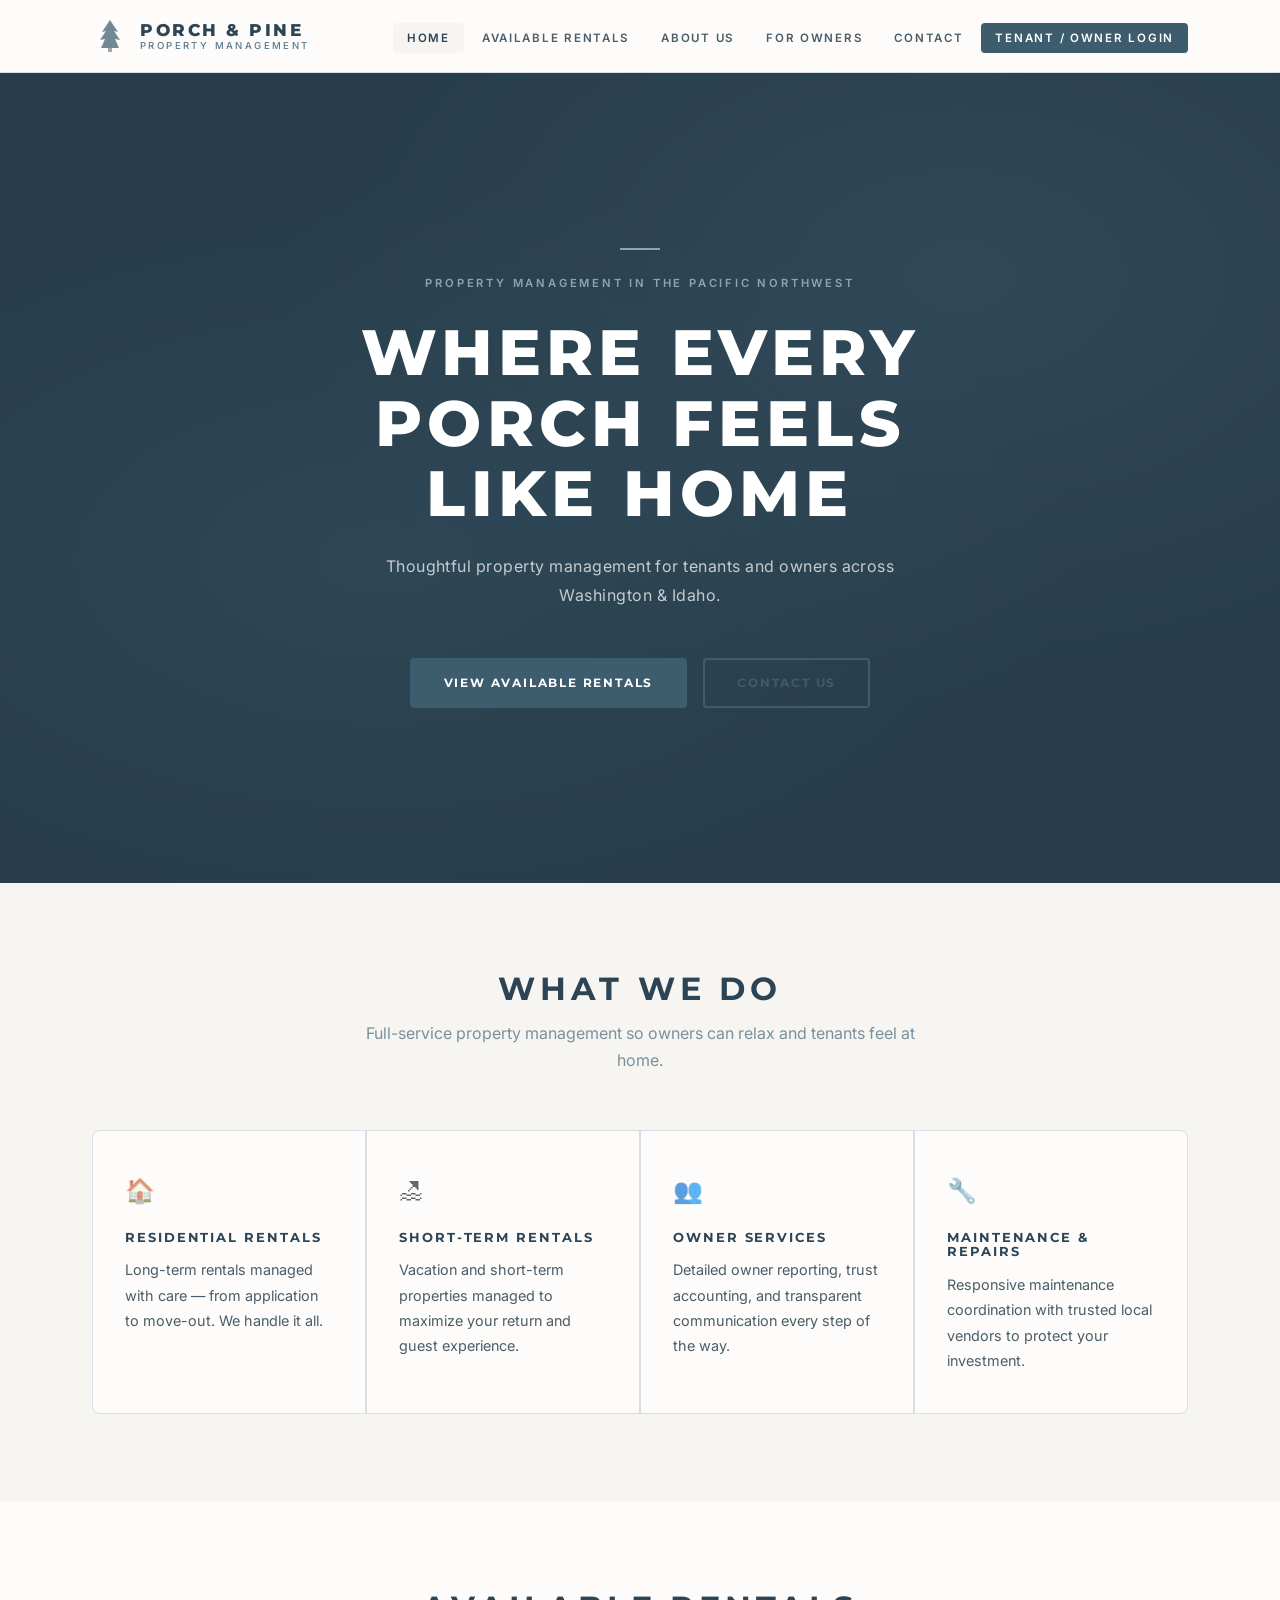
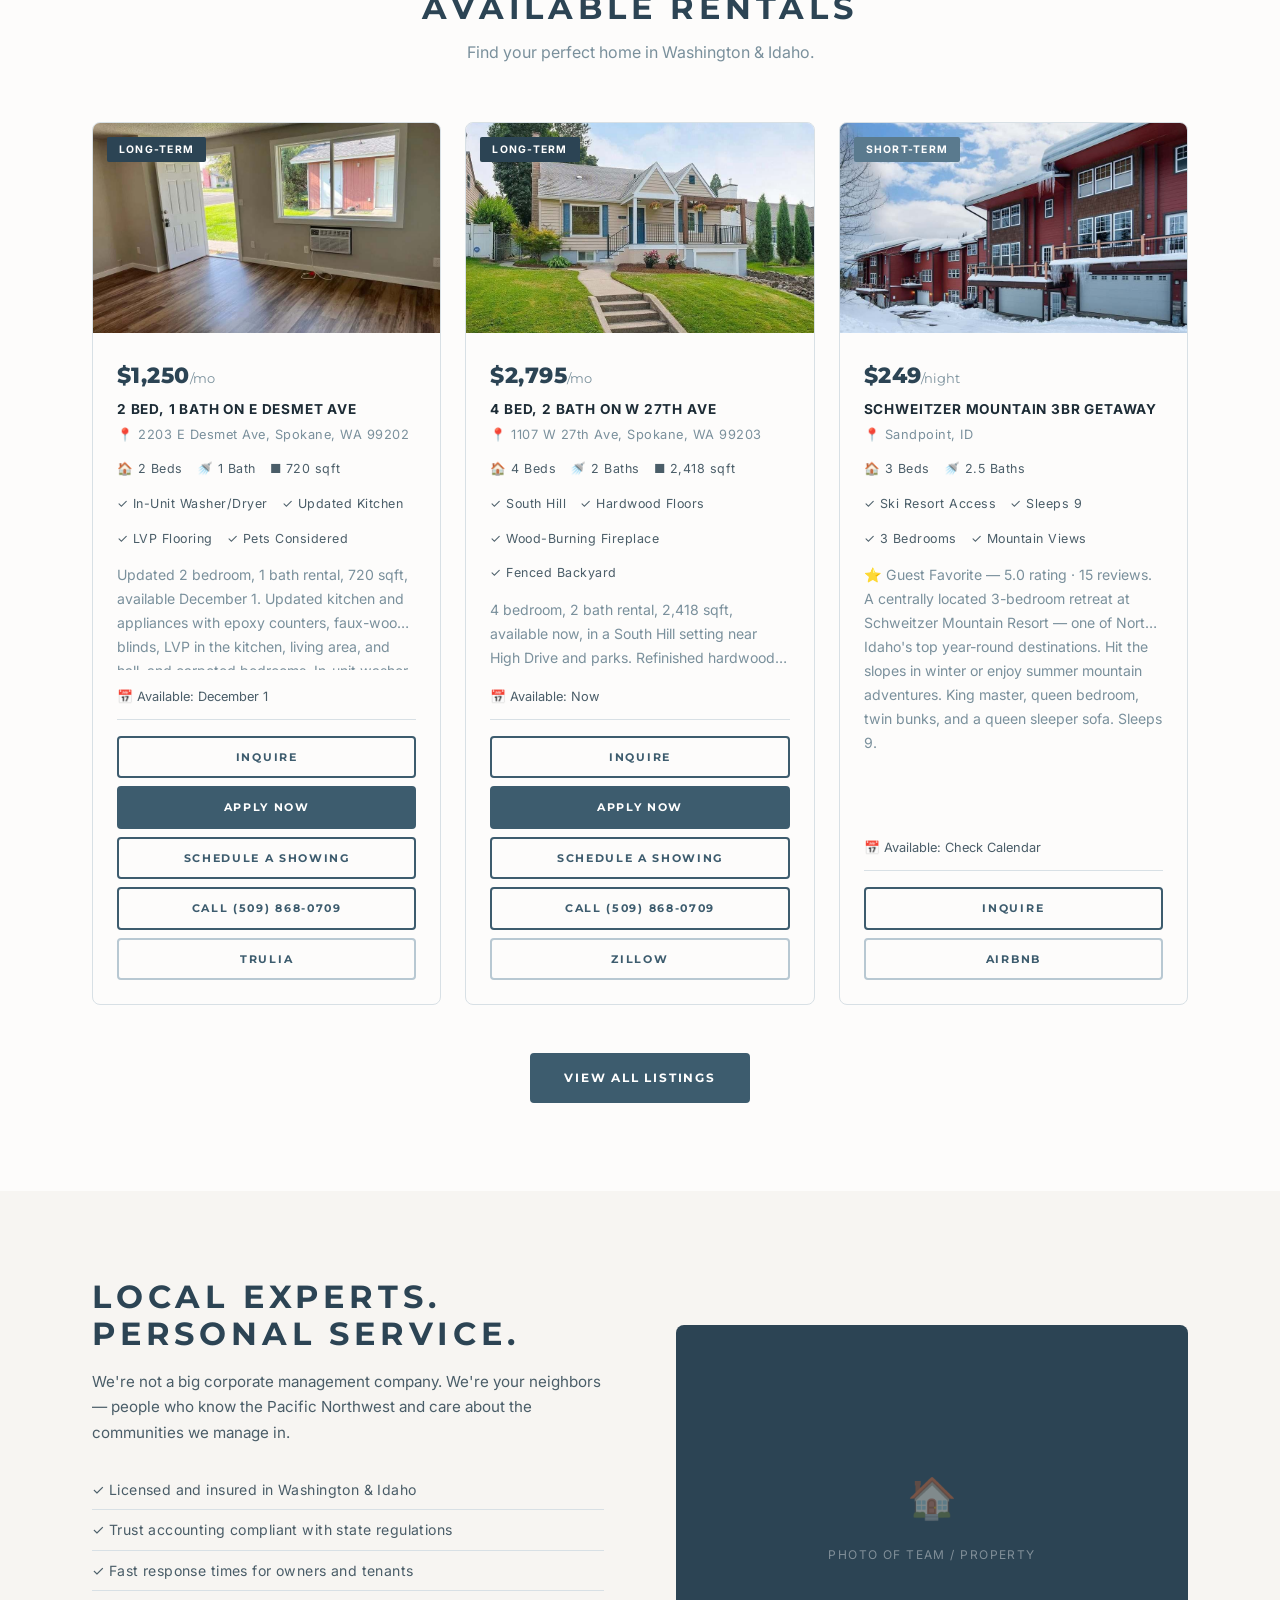
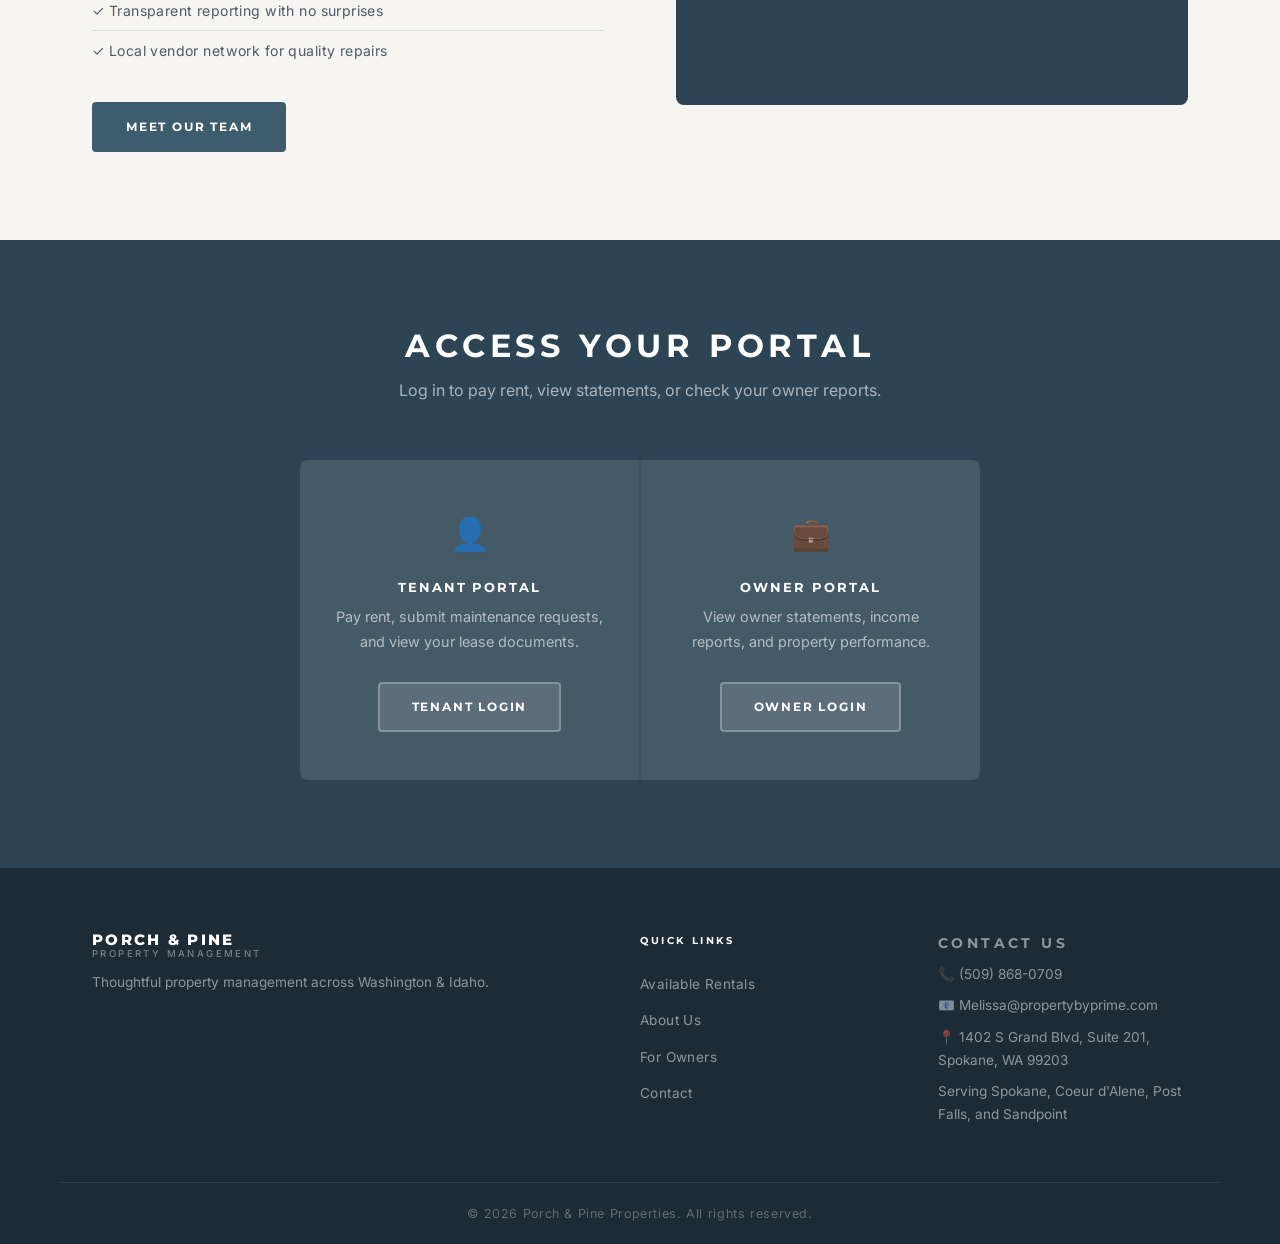
<file: index.html>
<!DOCTYPE html>
<html lang="en">
<head>
  <meta charset="UTF-8" />
  <meta name="viewport" content="width=device-width, initial-scale=1.0" />
  <title>Spokane Rental Homes | Porch &amp; Pine Property Management</title>
  <meta name="description" content="Porch &amp; Pine Property Management leases and manages rental homes in Spokane, Coeur d'Alene, Post Falls, and Sandpoint. View long-term rentals and short-term stays." />
  <link rel="canonical" href="https://porchpineproperties.com/" />
  <meta property="og:type" content="website" />
  <meta property="og:site_name" content="Porch &amp; Pine Property Management" />
  <meta property="og:title" content="Spokane Rental Homes | Porch &amp; Pine Property Management" />
  <meta property="og:description" content="Local property management for rental homes in Spokane, Coeur d'Alene, Post Falls, and Sandpoint." />
  <meta property="og:url" content="https://porchpineproperties.com/" />
  <meta property="og:image" content="https://porchpineproperties.com/images/og-cover.jpg" />
  <meta name="twitter:card" content="summary_large_image" />
  <meta name="twitter:title" content="Spokane Rental Homes | Porch &amp; Pine Property Management" />
  <meta name="twitter:description" content="Local property management for rental homes in Spokane, Coeur d'Alene, Post Falls, and Sandpoint." />
  <meta name="twitter:image" content="https://porchpineproperties.com/images/og-cover.jpg" />
  <link rel="stylesheet" href="css/style.css" />
  <link rel="preconnect" href="https://fonts.googleapis.com" />
  <link rel="preconnect" href="https://fonts.gstatic.com" crossorigin />
  <link href="https://fonts.googleapis.com/css2?family=Montserrat:wght@400;500;600;700;800&family=Barlow+Condensed:wght@600;700;800&family=Inter:wght@300;400;500;600&display=swap" rel="stylesheet" />
  <script type="application/ld+json">
  {
    "@context": "https://schema.org",
    "@type": ["PropertyManagementCompany", "LocalBusiness"],
    "name": "Porch & Pine Property Management",
    "telephone": "+1-509-868-0709",
    "email": "Melissa@propertybyprime.com",
    "url": "https://porchpineproperties.com",
    "image": "https://porchpineproperties.com/images/og-cover.jpg",
    "address": {
      "@type": "PostalAddress",
      "streetAddress": "1402 S Grand Blvd, Suite 201",
      "addressLocality": "Spokane",
      "addressRegion": "WA",
      "postalCode": "99203",
      "addressCountry": "US"
    },
    "areaServed": [
      {"@type": "City", "name": "Spokane"},
      {"@type": "City", "name": "Coeur d'Alene"},
      {"@type": "City", "name": "Post Falls"},
      {"@type": "City", "name": "Sandpoint"}
    ]
  }
  </script>
  <script>
    (function () {
      var now = new Date();
      var stamp = now.getFullYear() * 10000 + (now.getMonth() + 1) * 100 + now.getDate();
      var hide = stamp > 20261201;
      try { if (localStorage.getItem('ppPromoDismissed') === 'move-in-2026') hide = true; } catch (e) {}
      if (hide) document.documentElement.classList.add('promo-off');
    })();
  </script>
</head>
<body>
<div class="promo-banner" role="region" aria-label="Move-in special">
    <a href="listings.html">Move-in special: 2 weeks off your first month on select homes. Sign a qualifying lease by Nov 30 with a start date by Dec 1.</a>
    <button type="button" aria-label="Dismiss move-in special">&times;</button>
  </div>


  <!-- NAV -->
  <header class="site-header">
    <nav class="navbar">
      <a href="index.html" class="logo">
        <svg class="logo-pine" aria-hidden="true" viewBox="0 0 36 36" fill="none" xmlns="http://www.w3.org/2000/svg">
          <path d="M18 2 L26 14 L22 13 L28 22 L23 21 L27 30 L9 30 L13 21 L8 22 L14 13 L10 14 Z" fill="#3D5C6E" opacity="0.85"/>
          <rect x="16" y="30" width="4" height="4" fill="#3D5C6E" opacity="0.6"/>
        </svg>
        <div class="logo-text-wrap">
          <span class="logo-main">Porch &amp; Pine</span>
          <span class="logo-sub">Property Management</span>
        </div>
      </a>
      <button class="nav-toggle" aria-label="Toggle navigation">&#9776;</button>
      <ul class="nav-links">
        <li><a href="index.html" class="active">Home</a></li>
        <li><a href="listings.html">Available Rentals</a></li>
        <li><a href="about.html">About Us</a></li>
        <li><a href="owners.html">For Owners</a></li>
        <li><a href="contact.html">Contact</a></li>
        <li><a href="#portals" class="nav-portal-link">Tenant / Owner Login</a></li>
      </ul>
    </nav>
  </header>
<main>

  <!-- HERO -->
  <section class="hero">
    <div class="hero-overlay"></div>
    <div class="hero-content">
      <p class="hero-eyebrow">Property Management in the Pacific Northwest</p>
      <h1>Where Every Porch Feels Like Home</h1>
      <p class="hero-sub">Thoughtful property management for tenants and owners across Washington &amp; Idaho.</p>
      <div class="hero-buttons">
        <a href="listings.html" class="btn btn-primary">View Available Rentals</a>
        <a href="contact.html" class="btn btn-outline">Contact Us</a>
      </div>
    </div>
  </section>

  <!-- SERVICES -->
  <section class="section services">
    <div class="container">
      <h2 class="section-title">What We Do</h2>
      <p class="section-sub">Full-service property management so owners can relax and tenants feel at home.</p>
      <div class="services-grid">
        <div class="service-card">
          <div class="service-icon">&#127968;</div>
          <h3>Residential Rentals</h3>
          <p>Long-term rentals managed with care — from application to move-out. We handle it all.</p>
        </div>
        <div class="service-card">
          <div class="service-icon">&#127958;</div>
          <h3>Short-Term Rentals</h3>
          <p>Vacation and short-term properties managed to maximize your return and guest experience.</p>
        </div>
        <div class="service-card">
          <div class="service-icon">&#128101;</div>
          <h3>Owner Services</h3>
          <p>Detailed owner reporting, trust accounting, and transparent communication every step of the way.</p>
        </div>
        <div class="service-card">
          <div class="service-icon">&#128295;</div>
          <h3>Maintenance &amp; Repairs</h3>
          <p>Responsive maintenance coordination with trusted local vendors to protect your investment.</p>
        </div>
      </div>
    </div>
  </section>

  <!-- FEATURED LISTINGS PREVIEW -->
  <section class="section listings-preview">
    <div class="container">
      <h2 class="section-title">Available Rentals</h2>
      <p class="section-sub">Find your perfect home in Washington &amp; Idaho.</p>
      <div class="listings-preview-grid" id="featuredListings">
        <!-- Populated by JS -->
      </div>
      <div class="listings-actions">
        <a href="listings.html" class="btn btn-primary">View All Listings</a>
      </div>
    </div>
  </section>

  <!-- WHY CHOOSE US -->
  <section class="section why-us">
    <div class="container why-us-inner">
      <div class="why-us-text">
        <h2>Local Experts. Personal Service.</h2>
        <p>We're not a big corporate management company. We're your neighbors — people who know the Pacific Northwest and care about the communities we manage in.</p>
        <ul class="why-list">
          <li>&#10003; Licensed and insured in Washington &amp; Idaho</li>
          <li>&#10003; Trust accounting compliant with state regulations</li>
          <li>&#10003; Fast response times for owners and tenants</li>
          <li>&#10003; Transparent reporting with no surprises</li>
          <li>&#10003; Local vendor network for quality repairs</li>
        </ul>
        <a href="about.html" class="btn btn-primary">Meet Our Team</a>
      </div>
      <div class="why-us-image">
        <div class="image-placeholder">
          <span>&#127968;</span>
          <p>Photo of team / property</p>
        </div>
      </div>
    </div>
  </section>

  <!-- PORTALS -->
  <section class="section portals" id="portals">
    <div class="container">
      <h2 class="section-title">Access Your Portal</h2>
      <p class="section-sub">Log in to pay rent, view statements, or check your owner reports.</p>
      <div class="portals-grid">
        <div class="portal-card">
          <div class="portal-icon">&#128100;</div>
          <h3>Tenant Portal</h3>
          <p>Pay rent, submit maintenance requests, and view your lease documents.</p>
          <a href="https://www.rentecdirect.com" target="_blank" rel="noopener" class="btn btn-primary">Tenant Login</a>
        </div>
        <div class="portal-card">
          <div class="portal-icon">&#128188;</div>
          <h3>Owner Portal</h3>
          <p>View owner statements, income reports, and property performance.</p>
          <a href="https://www.rentecdirect.com" target="_blank" rel="noopener" class="btn btn-primary">Owner Login</a>
        </div>
      </div>
    </div>
  </section>

  <!-- FOOTER -->
  </main>
<footer class="site-footer">
    <div class="container footer-inner">
      <div class="footer-brand">
        <div class="logo-text-wrap">
          <span class="logo-main">Porch &amp; Pine</span>
          <span class="logo-sub">Property Management</span>
        </div>
        <p>Thoughtful property management across Washington &amp; Idaho.</p>
      </div>
      <div class="footer-links">
        <p class="label-heading">Quick Links</p>
        <ul>
          <li><a href="listings.html">Available Rentals</a></li>
          <li><a href="about.html">About Us</a></li>
          <li><a href="owners.html">For Owners</a></li>
          <li><a href="contact.html">Contact</a></li>
        </ul>
      </div>
      <div class="footer-contact">
        <p class="label-heading">Contact Us</p>
        <p>&#128222; <a href="tel:+15098680709">(509) 868-0709</a></p>
        <p>&#128231; Melissa@propertybyprime.com</p>
        <p>&#128205; 1402 S Grand Blvd, Suite 201, Spokane, WA 99203</p>
        <p>Serving Spokane, Coeur d'Alene, Post Falls, and Sandpoint</p>
      </div>
    </div>
    <div class="footer-bottom">
      <p>&copy; 2026 Porch &amp; Pine Properties. All rights reserved.</p>
    </div>
  </footer>

  <script src="js/listings-data.js"></script>
  <script src="js/main.js"></script>
</body>
</html>
</file>
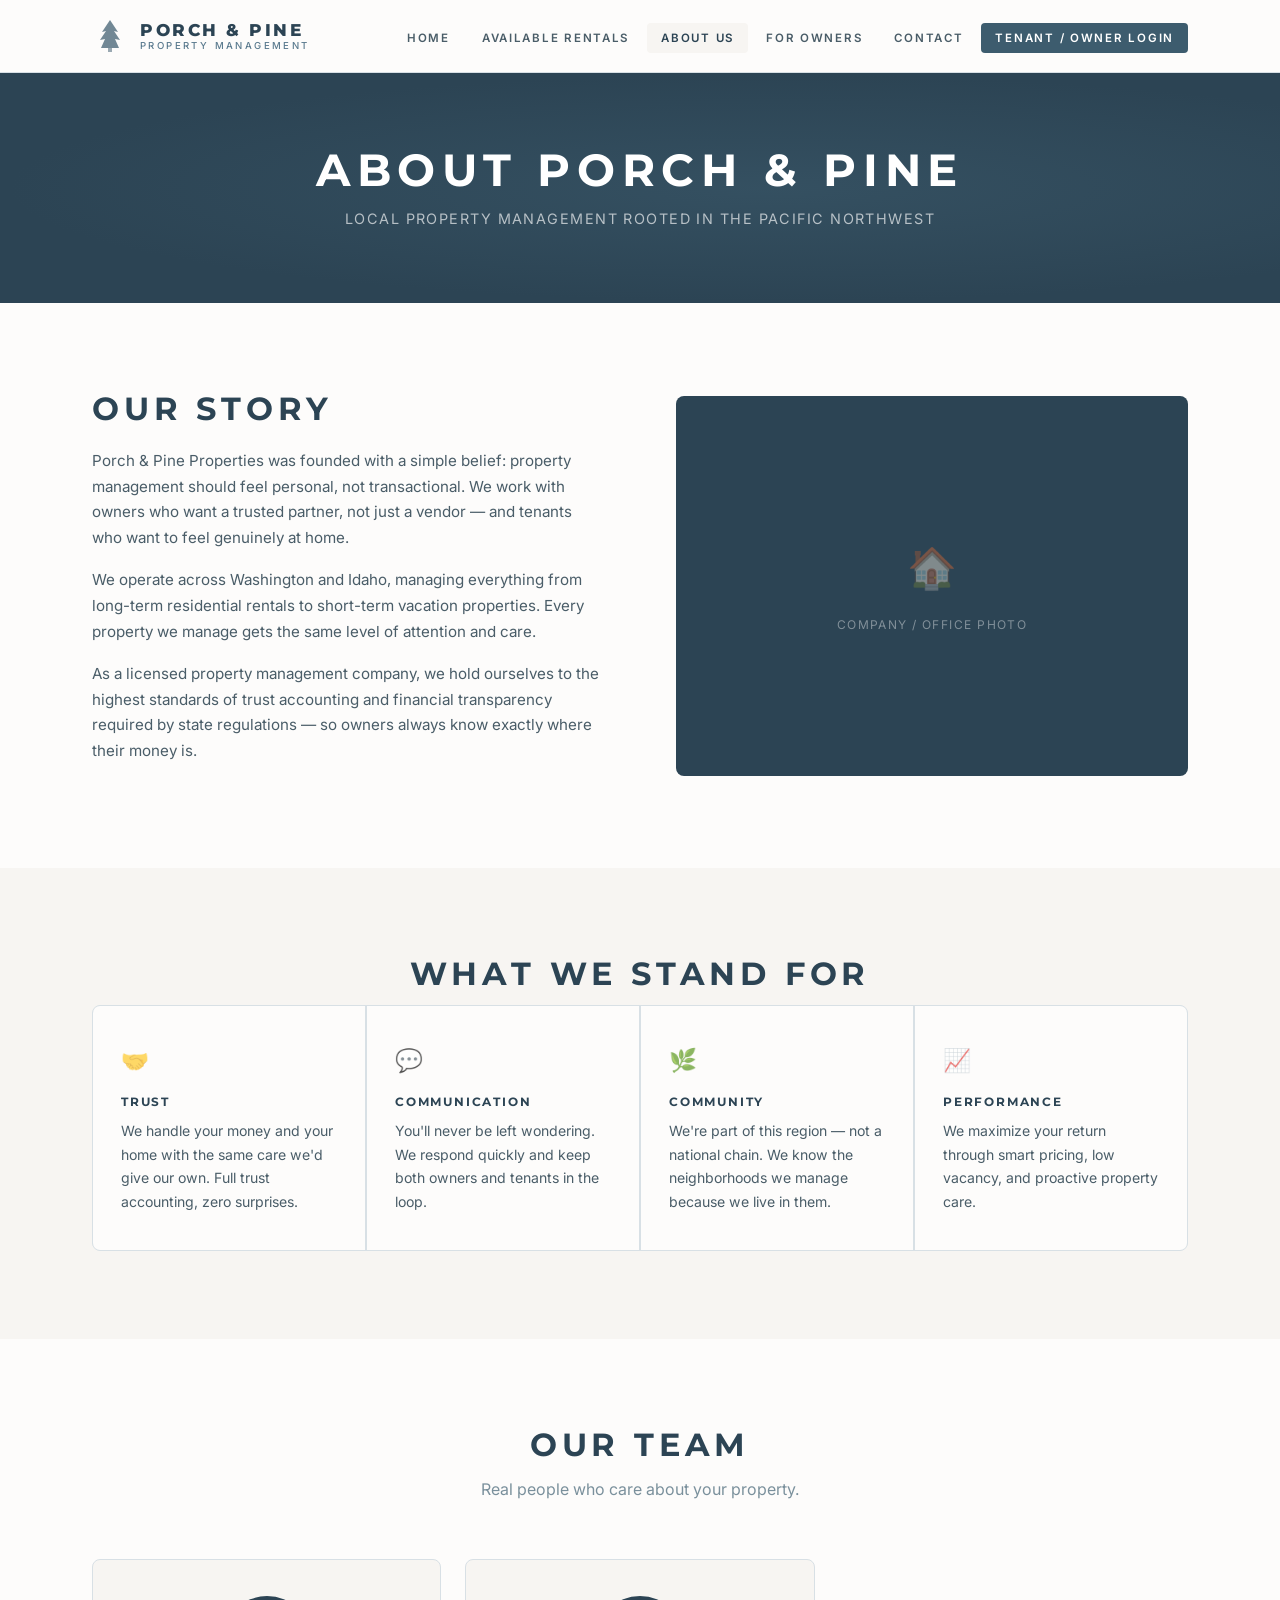
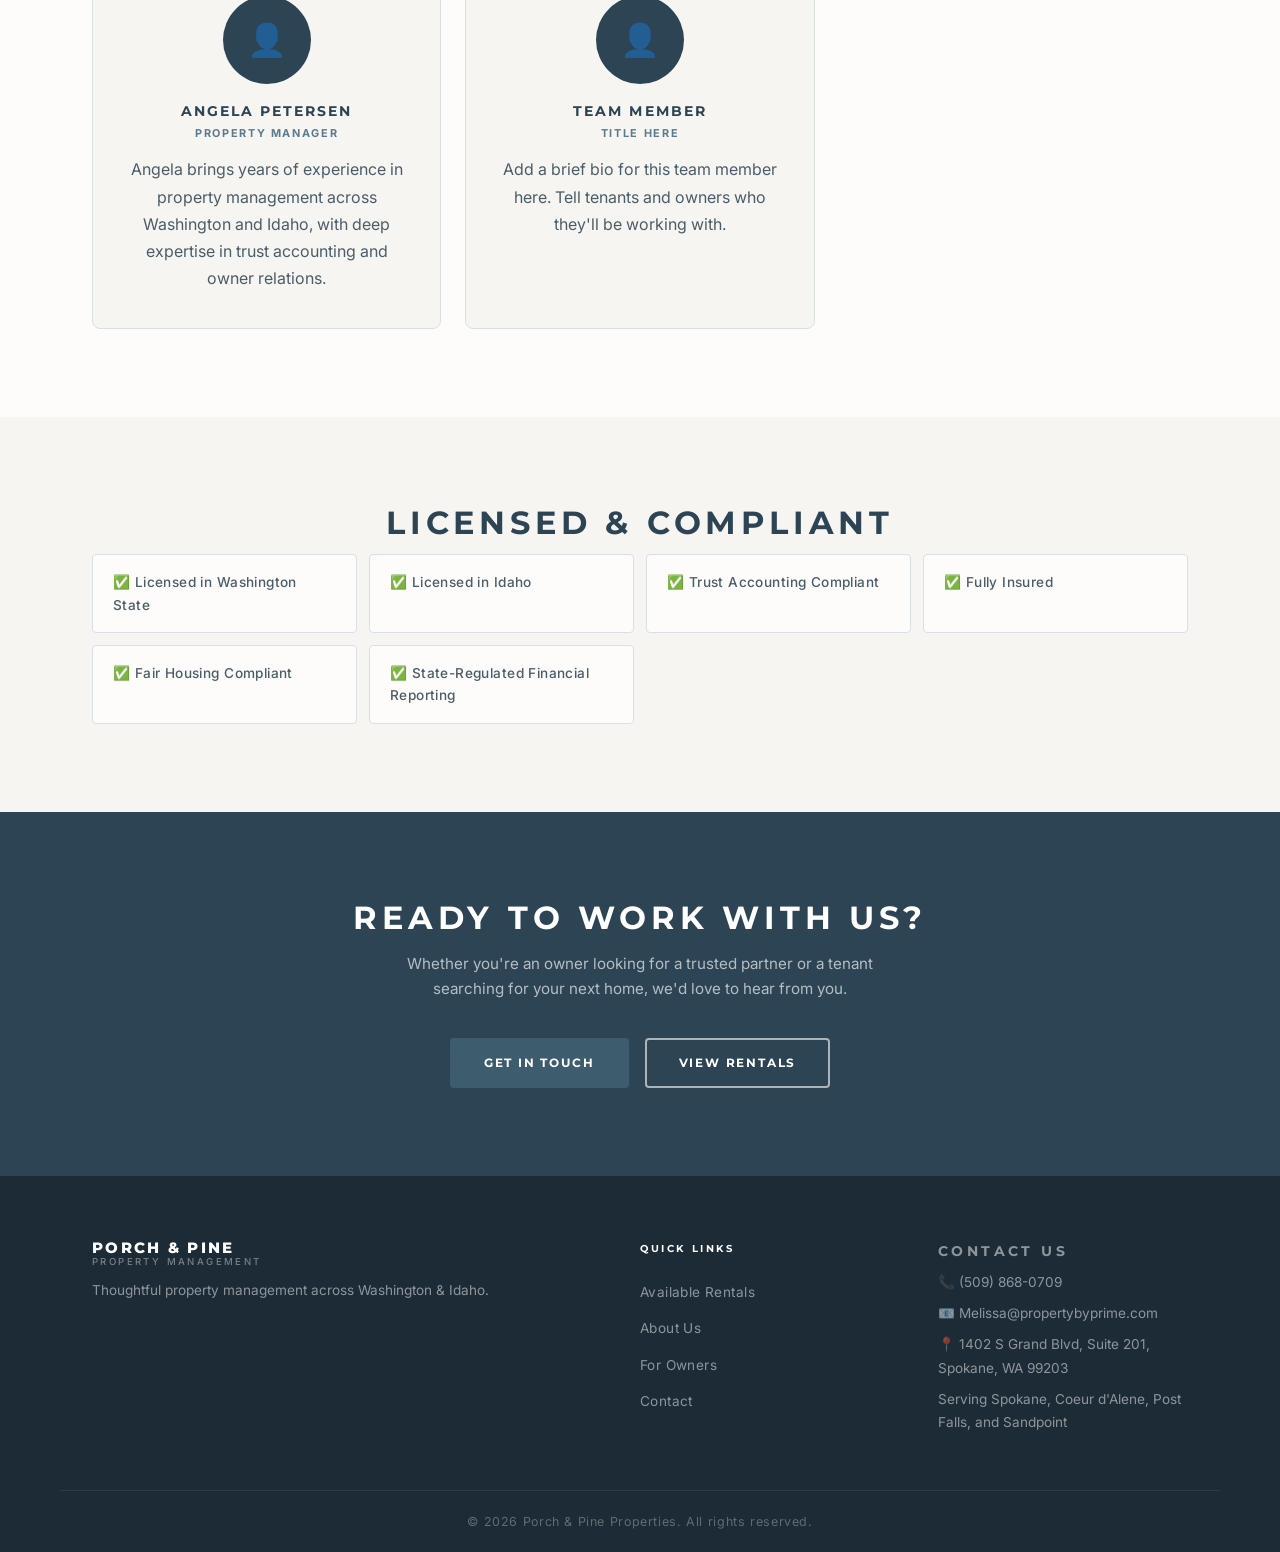
<file: about.html>
<!DOCTYPE html>
<html lang="en">
<head>
  <meta charset="UTF-8" />
  <meta name="viewport" content="width=device-width, initial-scale=1.0" />
  <title>About Porch &amp; Pine Property Management | Spokane &amp; Coeur d'Alene</title>
  <meta name="description" content="Porch &amp; Pine is a local property management company for owners and tenants in Spokane, Coeur d'Alene, Post Falls, and Sandpoint." />
  <link rel="canonical" href="https://porchpineproperties.com/about.html" />
  <meta property="og:type" content="website" />
  <meta property="og:site_name" content="Porch &amp; Pine Property Management" />
  <meta property="og:title" content="About Porch &amp; Pine Property Management | Spokane &amp; Coeur d'Alene" />
  <meta property="og:description" content="A local property management company for owners and tenants in Spokane, Coeur d'Alene, Post Falls, and Sandpoint." />
  <meta property="og:url" content="https://porchpineproperties.com/about.html" />
  <meta property="og:image" content="https://porchpineproperties.com/images/og-cover.jpg" />
  <meta name="twitter:card" content="summary_large_image" />
  <meta name="twitter:title" content="About Porch &amp; Pine Property Management | Spokane &amp; Coeur d'Alene" />
  <meta name="twitter:description" content="A local property management company for owners and tenants in Spokane, Coeur d'Alene, Post Falls, and Sandpoint." />
  <meta name="twitter:image" content="https://porchpineproperties.com/images/og-cover.jpg" />
  <link rel="stylesheet" href="css/style.css" />
  <link rel="preconnect" href="https://fonts.googleapis.com" />
  <link rel="preconnect" href="https://fonts.gstatic.com" crossorigin />
  <link href="https://fonts.googleapis.com/css2?family=Montserrat:wght@400;500;600;700;800&family=Barlow+Condensed:wght@600;700;800&family=Inter:wght@300;400;500;600&display=swap" rel="stylesheet" />
  <script type="application/ld+json">
  {
    "@context": "https://schema.org",
    "@type": ["PropertyManagementCompany", "LocalBusiness"],
    "name": "Porch & Pine Property Management",
    "telephone": "+1-509-868-0709",
    "email": "Melissa@propertybyprime.com",
    "url": "https://porchpineproperties.com",
    "image": "https://porchpineproperties.com/images/og-cover.jpg",
    "address": {
      "@type": "PostalAddress",
      "streetAddress": "1402 S Grand Blvd, Suite 201",
      "addressLocality": "Spokane",
      "addressRegion": "WA",
      "postalCode": "99203",
      "addressCountry": "US"
    },
    "areaServed": [
      {"@type": "City", "name": "Spokane"},
      {"@type": "City", "name": "Coeur d'Alene"},
      {"@type": "City", "name": "Post Falls"},
      {"@type": "City", "name": "Sandpoint"}
    ]
  }
  </script>
  <script>
    (function () {
      var now = new Date();
      var stamp = now.getFullYear() * 10000 + (now.getMonth() + 1) * 100 + now.getDate();
      var hide = stamp > 20261201;
      try { if (localStorage.getItem('ppPromoDismissed') === 'move-in-2026') hide = true; } catch (e) {}
      if (hide) document.documentElement.classList.add('promo-off');
    })();
  </script>
</head>
<body>
<div class="promo-banner" role="region" aria-label="Move-in special">
    <a href="listings.html">Move-in special: 2 weeks off your first month on select homes. Sign a qualifying lease by Nov 30 with a start date by Dec 1.</a>
    <button type="button" aria-label="Dismiss move-in special">&times;</button>
  </div>


  <!-- NAV -->
  <header class="site-header">
    <nav class="navbar">
      <a href="index.html" class="logo">
        <svg class="logo-pine" aria-hidden="true" viewBox="0 0 36 36" fill="none" xmlns="http://www.w3.org/2000/svg">
          <path d="M18 2 L26 14 L22 13 L28 22 L23 21 L27 30 L9 30 L13 21 L8 22 L14 13 L10 14 Z" fill="#3D5C6E" opacity="0.85"/>
          <rect x="16" y="30" width="4" height="4" fill="#3D5C6E" opacity="0.6"/>
        </svg>
        <div class="logo-text-wrap">
          <span class="logo-main">Porch &amp; Pine</span>
          <span class="logo-sub">Property Management</span>
        </div>
      </a>
      <button class="nav-toggle" aria-label="Toggle navigation">&#9776;</button>
      <ul class="nav-links">
        <li><a href="index.html">Home</a></li>
        <li><a href="listings.html">Available Rentals</a></li>
        <li><a href="about.html" class="active">About Us</a></li>
        <li><a href="owners.html">For Owners</a></li>
        <li><a href="contact.html">Contact</a></li>
        <li><a href="index.html#portals" class="nav-portal-link">Tenant / Owner Login</a></li>
      </ul>
    </nav>
  </header>
<main>

  <!-- PAGE HERO -->
  <section class="page-hero">
    <div class="page-hero-content">
      <h1>About Porch &amp; Pine</h1>
      <p>Local property management rooted in the Pacific Northwest</p>
    </div>
  </section>

  <!-- OUR STORY -->
  <section class="section">
    <div class="container about-story">
      <div class="about-story-text">
        <h2>Our Story</h2>
        <p>Porch &amp; Pine Properties was founded with a simple belief: property management should feel personal, not transactional. We work with owners who want a trusted partner, not just a vendor — and tenants who want to feel genuinely at home.</p>
        <p>We operate across Washington and Idaho, managing everything from long-term residential rentals to short-term vacation properties. Every property we manage gets the same level of attention and care.</p>
        <p>As a licensed property management company, we hold ourselves to the highest standards of trust accounting and financial transparency required by state regulations — so owners always know exactly where their money is.</p>
      </div>
      <div class="about-story-image">
        <div class="image-placeholder">
          <span>&#127968;</span>
          <p>Company / Office Photo</p>
        </div>
      </div>
    </div>
  </section>

  <!-- VALUES -->
  <section class="section values-section">
    <div class="container">
      <h2 class="section-title">What We Stand For</h2>
      <div class="values-grid">
        <div class="value-card">
          <div class="value-icon">&#129309;</div>
          <h3>Trust</h3>
          <p>We handle your money and your home with the same care we'd give our own. Full trust accounting, zero surprises.</p>
        </div>
        <div class="value-card">
          <div class="value-icon">&#128172;</div>
          <h3>Communication</h3>
          <p>You'll never be left wondering. We respond quickly and keep both owners and tenants in the loop.</p>
        </div>
        <div class="value-card">
          <div class="value-icon">&#127807;</div>
          <h3>Community</h3>
          <p>We're part of this region — not a national chain. We know the neighborhoods we manage because we live in them.</p>
        </div>
        <div class="value-card">
          <div class="value-icon">&#128200;</div>
          <h3>Performance</h3>
          <p>We maximize your return through smart pricing, low vacancy, and proactive property care.</p>
        </div>
      </div>
    </div>
  </section>

  <!-- TEAM -->
  <section class="section team-section">
    <div class="container">
      <h2 class="section-title">Our Team</h2>
      <p class="section-sub">Real people who care about your property.</p>
      <div class="team-grid">
        <div class="team-card">
          <div class="team-photo-placeholder">&#128100;</div>
          <h3>Angela Petersen</h3>
          <p class="team-title">Property Manager</p>
          <p>Angela brings years of experience in property management across Washington and Idaho, with deep expertise in trust accounting and owner relations.</p>
        </div>
        <!-- Add more team members here -->
        <div class="team-card">
          <div class="team-photo-placeholder">&#128100;</div>
          <h3>Team Member</h3>
          <p class="team-title">Title Here</p>
          <p>Add a brief bio for this team member here. Tell tenants and owners who they'll be working with.</p>
        </div>
      </div>
    </div>
  </section>

  <!-- LICENSES & CREDENTIALS -->
  <section class="section credentials-section">
    <div class="container">
      <h2 class="section-title">Licensed &amp; Compliant</h2>
      <div class="credentials-grid">
        <div class="credential-item">&#9989; Licensed in Washington State</div>
        <div class="credential-item">&#9989; Licensed in Idaho</div>
        <div class="credential-item">&#9989; Trust Accounting Compliant</div>
        <div class="credential-item">&#9989; Fully Insured</div>
        <div class="credential-item">&#9989; Fair Housing Compliant</div>
        <div class="credential-item">&#9989; State-Regulated Financial Reporting</div>
      </div>
    </div>
  </section>

  <!-- CTA -->
  <section class="section cta-section">
    <div class="container cta-inner">
      <h2>Ready to Work With Us?</h2>
      <p>Whether you're an owner looking for a trusted partner or a tenant searching for your next home, we'd love to hear from you.</p>
      <div class="cta-buttons">
        <a href="contact.html" class="btn btn-primary">Get in Touch</a>
        <a href="listings.html" class="btn btn-outline-light">View Rentals</a>
      </div>
    </div>
  </section>

  <!-- FOOTER -->
  </main>
<footer class="site-footer">
    <div class="container footer-inner">
      <div class="footer-brand">
        <div class="logo-text-wrap">
          <span class="logo-main">Porch &amp; Pine</span>
          <span class="logo-sub">Property Management</span>
        </div>
        <p>Thoughtful property management across Washington &amp; Idaho.</p>
      </div>
      <div class="footer-links">
        <p class="label-heading">Quick Links</p>
        <ul>
          <li><a href="listings.html">Available Rentals</a></li>
          <li><a href="about.html">About Us</a></li>
          <li><a href="owners.html">For Owners</a></li>
          <li><a href="contact.html">Contact</a></li>
        </ul>
      </div>
      <div class="footer-contact">
        <p class="label-heading">Contact Us</p>
        <p>&#128222; <a href="tel:+15098680709">(509) 868-0709</a></p>
        <p>&#128231; Melissa@propertybyprime.com</p>
        <p>&#128205; 1402 S Grand Blvd, Suite 201, Spokane, WA 99203</p>
        <p>Serving Spokane, Coeur d'Alene, Post Falls, and Sandpoint</p>
      </div>
    </div>
    <div class="footer-bottom">
      <p>&copy; 2026 Porch &amp; Pine Properties. All rights reserved.</p>
    </div>
  </footer>

  <script src="js/listings-data.js"></script>
  <script src="js/main.js"></script>
</body>
</html>
</file>
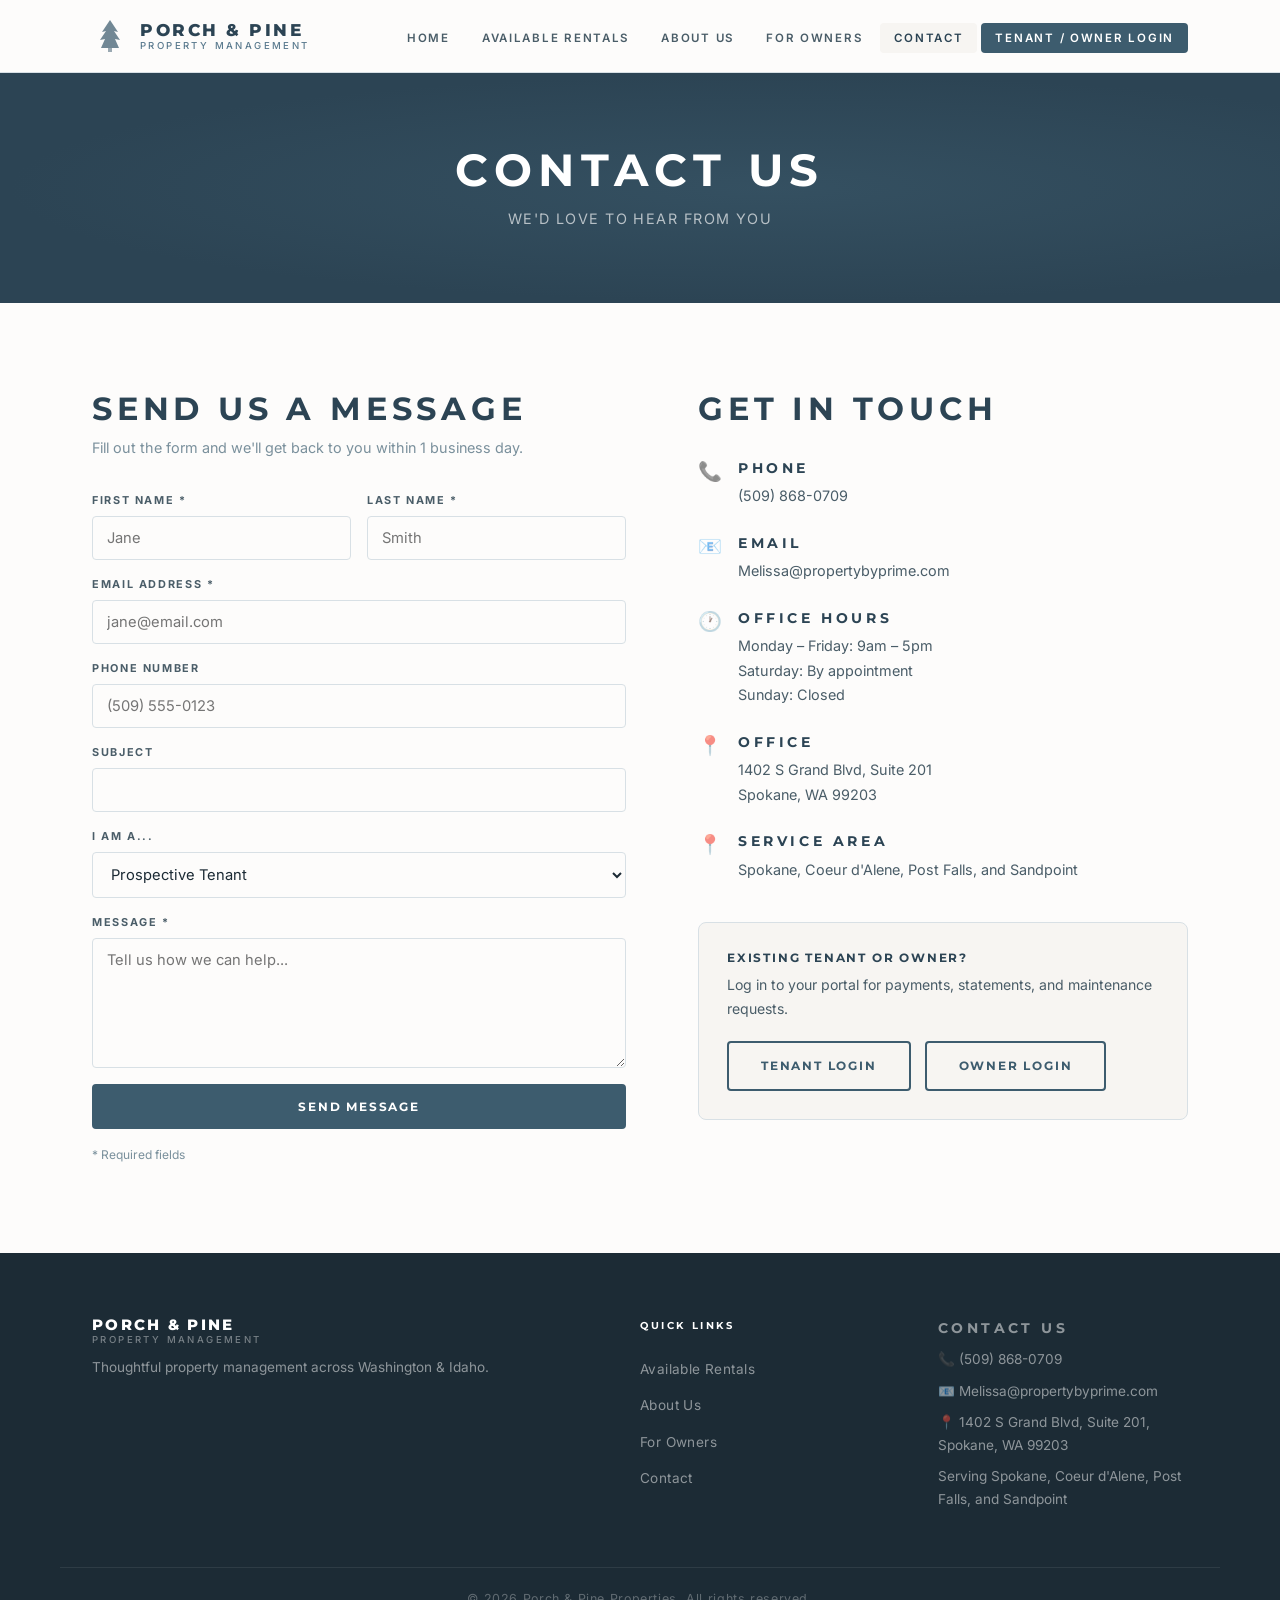
<file: contact.html>
<!DOCTYPE html>
<html lang="en">
<head>
  <meta charset="UTF-8" />
  <meta name="viewport" content="width=device-width, initial-scale=1.0" />
  <title>Contact Porch &amp; Pine Property Management | Spokane</title>
  <meta name="description" content="Call Porch &amp; Pine at (509) 868-0709 or visit 1402 S Grand Blvd, Suite 201, Spokane, WA 99203. We reply to rental and owner inquiries within one business day." />
  <link rel="canonical" href="https://porchpineproperties.com/contact.html" />
  <meta property="og:type" content="website" />
  <meta property="og:site_name" content="Porch &amp; Pine Property Management" />
  <meta property="og:title" content="Contact Porch &amp; Pine Property Management | Spokane" />
  <meta property="og:description" content="Call (509) 868-0709 or visit 1402 S Grand Blvd, Suite 201, Spokane, WA 99203." />
  <meta property="og:url" content="https://porchpineproperties.com/contact.html" />
  <meta property="og:image" content="https://porchpineproperties.com/images/og-cover.jpg" />
  <meta name="twitter:card" content="summary_large_image" />
  <meta name="twitter:title" content="Contact Porch &amp; Pine Property Management | Spokane" />
  <meta name="twitter:description" content="Call (509) 868-0709 or visit 1402 S Grand Blvd, Suite 201, Spokane, WA 99203." />
  <meta name="twitter:image" content="https://porchpineproperties.com/images/og-cover.jpg" />
  <link rel="stylesheet" href="css/style.css" />
  <link rel="preconnect" href="https://fonts.googleapis.com" />
  <link rel="preconnect" href="https://fonts.gstatic.com" crossorigin />
  <link href="https://fonts.googleapis.com/css2?family=Montserrat:wght@400;500;600;700;800&family=Barlow+Condensed:wght@600;700;800&family=Inter:wght@300;400;500;600&display=swap" rel="stylesheet" />
  <script type="application/ld+json">
  {
    "@context": "https://schema.org",
    "@type": ["PropertyManagementCompany", "LocalBusiness"],
    "name": "Porch & Pine Property Management",
    "telephone": "+1-509-868-0709",
    "email": "Melissa@propertybyprime.com",
    "url": "https://porchpineproperties.com",
    "image": "https://porchpineproperties.com/images/og-cover.jpg",
    "address": {
      "@type": "PostalAddress",
      "streetAddress": "1402 S Grand Blvd, Suite 201",
      "addressLocality": "Spokane",
      "addressRegion": "WA",
      "postalCode": "99203",
      "addressCountry": "US"
    },
    "areaServed": [
      {"@type": "City", "name": "Spokane"},
      {"@type": "City", "name": "Coeur d'Alene"},
      {"@type": "City", "name": "Post Falls"},
      {"@type": "City", "name": "Sandpoint"}
    ]
  }
  </script>
  <script>
    (function () {
      var now = new Date();
      var stamp = now.getFullYear() * 10000 + (now.getMonth() + 1) * 100 + now.getDate();
      var hide = stamp > 20261201;
      try { if (localStorage.getItem('ppPromoDismissed') === 'move-in-2026') hide = true; } catch (e) {}
      if (hide) document.documentElement.classList.add('promo-off');
    })();
  </script>
</head>
<body>
<div class="promo-banner" role="region" aria-label="Move-in special">
    <a href="listings.html">Move-in special: 2 weeks off your first month on select homes. Sign a qualifying lease by Nov 30 with a start date by Dec 1.</a>
    <button type="button" aria-label="Dismiss move-in special">&times;</button>
  </div>


  <!-- NAV -->
  <header class="site-header">
    <nav class="navbar">
      <a href="index.html" class="logo">
        <svg class="logo-pine" aria-hidden="true" viewBox="0 0 36 36" fill="none" xmlns="http://www.w3.org/2000/svg">
          <path d="M18 2 L26 14 L22 13 L28 22 L23 21 L27 30 L9 30 L13 21 L8 22 L14 13 L10 14 Z" fill="#3D5C6E" opacity="0.85"/>
          <rect x="16" y="30" width="4" height="4" fill="#3D5C6E" opacity="0.6"/>
        </svg>
        <div class="logo-text-wrap">
          <span class="logo-main">Porch &amp; Pine</span>
          <span class="logo-sub">Property Management</span>
        </div>
      </a>
      <button class="nav-toggle" aria-label="Toggle navigation">&#9776;</button>
      <ul class="nav-links">
        <li><a href="index.html">Home</a></li>
        <li><a href="listings.html">Available Rentals</a></li>
        <li><a href="about.html">About Us</a></li>
        <li><a href="owners.html">For Owners</a></li>
        <li><a href="contact.html" class="active">Contact</a></li>
        <li><a href="index.html#portals" class="nav-portal-link">Tenant / Owner Login</a></li>
      </ul>
    </nav>
  </header>
<main>

  <!-- PAGE HERO -->
  <section class="page-hero">
    <div class="page-hero-content">
      <h1>Contact Us</h1>
      <p>We'd love to hear from you</p>
    </div>
  </section>

  <!-- CONTACT SECTION -->
  <section class="section contact-section">
    <div class="container contact-inner">

      <!-- FORM -->
      <div class="contact-form-wrap">
        <h2>Send Us a Message</h2>
        <p>Fill out the form and we'll get back to you within 1 business day.</p>
        <form class="contact-form" id="contactForm" method="POST" action="https://formsubmit.co/melissa@propertybyprime.com" novalidate>
          <input type="hidden" name="_subject" id="formSubject" value="New website inquiry – Porch &amp; Pine" />
          <input type="hidden" name="_template" value="table" />
          <input type="hidden" name="_captcha" value="false" />
          <input type="hidden" name="_next" value="https://porchpineproperties.com/thank-you.html" />
          <input type="text" name="_honey" style="display:none" />
          <div class="form-row">
            <div class="form-group">
              <label for="firstName">First Name *</label>
              <input type="text" id="firstName" name="first name" placeholder="Jane" required />
            </div>
            <div class="form-group">
              <label for="lastName">Last Name *</label>
              <input type="text" id="lastName" name="last name" placeholder="Smith" required />
            </div>
          </div>
          <div class="form-group">
            <label for="email">Email Address *</label>
            <input type="email" id="email" name="email" placeholder="jane@email.com" required />
          </div>
          <div class="form-group">
            <label for="phone">Phone Number</label>
            <input type="tel" id="phone" name="phone" placeholder="(509) 555-0123" />
          </div>
          <div class="form-group">
            <label for="subjectLine">Subject</label>
            <input type="text" id="subjectLine" name="subject" maxlength="180" />
          </div>
          <div class="form-group">
            <label for="subject">I am a...</label>
            <select id="subject" name="i am">
              <option value="Prospective Tenant">Prospective Tenant</option>
              <option value="Current Tenant">Current Tenant</option>
              <option value="Property Owner">Property Owner</option>
              <option value="General Inquiry">General Inquiry</option>
            </select>
          </div>
          <div class="form-group">
            <label for="message">Message *</label>
            <textarea id="message" name="message" rows="5" placeholder="Tell us how we can help..." required></textarea>
          </div>
          <button type="submit" class="btn btn-primary btn-full">Send Message</button>
          <p class="form-note">* Required fields</p>
        </form>
        <div class="form-success hidden" id="formSuccess">
          <div class="success-icon">&#10003;</div>
          <h3>Message Sent!</h3>
          <p>Thanks for reaching out. We'll get back to you within 1 business day.</p>
        </div>
      </div>

      <!-- CONTACT INFO -->
      <div class="contact-info">
        <h2>Get in Touch</h2>
        <div class="contact-info-items">
          <div class="contact-info-item">
            <div class="contact-info-icon">&#128222;</div>
            <div>
              <p class="label-heading">Phone</p>
              <p><a href="tel:+15098680709">(509) 868-0709</a></p>
            </div>
          </div>
          <div class="contact-info-item">
            <div class="contact-info-icon">&#128231;</div>
            <div>
              <p class="label-heading">Email</p>
              <p><a href="mailto:Melissa@propertybyprime.com">Melissa@propertybyprime.com</a></p>
            </div>
          </div>
          <div class="contact-info-item">
            <div class="contact-info-icon">&#128336;</div>
            <div>
              <p class="label-heading">Office Hours</p>
              <p>Monday – Friday: 9am – 5pm</p>
              <p>Saturday: By appointment</p>
              <p>Sunday: Closed</p>
            </div>
          </div>
          <div class="contact-info-item">
            <div class="contact-info-icon">&#128205;</div>
            <div>
              <p class="label-heading">Office</p>
              <p>1402 S Grand Blvd, Suite 201<br>Spokane, WA 99203</p>
            </div>
          </div>
          <div class="contact-info-item">
            <div class="contact-info-icon">&#128205;</div>
            <div>
              <p class="label-heading">Service Area</p>
              <p>Spokane, Coeur d'Alene, Post Falls, and Sandpoint</p>
            </div>
          </div>
        </div>

        <!-- Portal Quick Links -->
        <div class="contact-portals">
          <h3>Existing Tenant or Owner?</h3>
          <p>Log in to your portal for payments, statements, and maintenance requests.</p>
          <a href="https://www.rentecdirect.com" target="_blank" rel="noopener" class="btn btn-outline">Tenant Login</a>
          <a href="https://www.rentecdirect.com" target="_blank" rel="noopener" class="btn btn-outline">Owner Login</a>
        </div>
      </div>

    </div>
  </section>

  <!-- FOOTER -->
  </main>
<footer class="site-footer">
    <div class="container footer-inner">
      <div class="footer-brand">
        <div class="logo-text-wrap">
          <span class="logo-main">Porch &amp; Pine</span>
          <span class="logo-sub">Property Management</span>
        </div>
        <p>Thoughtful property management across Washington &amp; Idaho.</p>
      </div>
      <div class="footer-links">
        <p class="label-heading">Quick Links</p>
        <ul>
          <li><a href="listings.html">Available Rentals</a></li>
          <li><a href="about.html">About Us</a></li>
          <li><a href="owners.html">For Owners</a></li>
          <li><a href="contact.html">Contact</a></li>
        </ul>
      </div>
      <div class="footer-contact">
        <p class="label-heading">Contact Us</p>
        <p>&#128222; <a href="tel:+15098680709">(509) 868-0709</a></p>
        <p>&#128231; Melissa@propertybyprime.com</p>
        <p>&#128205; 1402 S Grand Blvd, Suite 201, Spokane, WA 99203</p>
        <p>Serving Spokane, Coeur d'Alene, Post Falls, and Sandpoint</p>
      </div>
    </div>
    <div class="footer-bottom">
      <p>&copy; 2026 Porch &amp; Pine Properties. All rights reserved.</p>
    </div>
  </footer>

  <script src="js/listings-data.js"></script>
  <script src="js/main.js"></script>
</body>
</html>
</file>
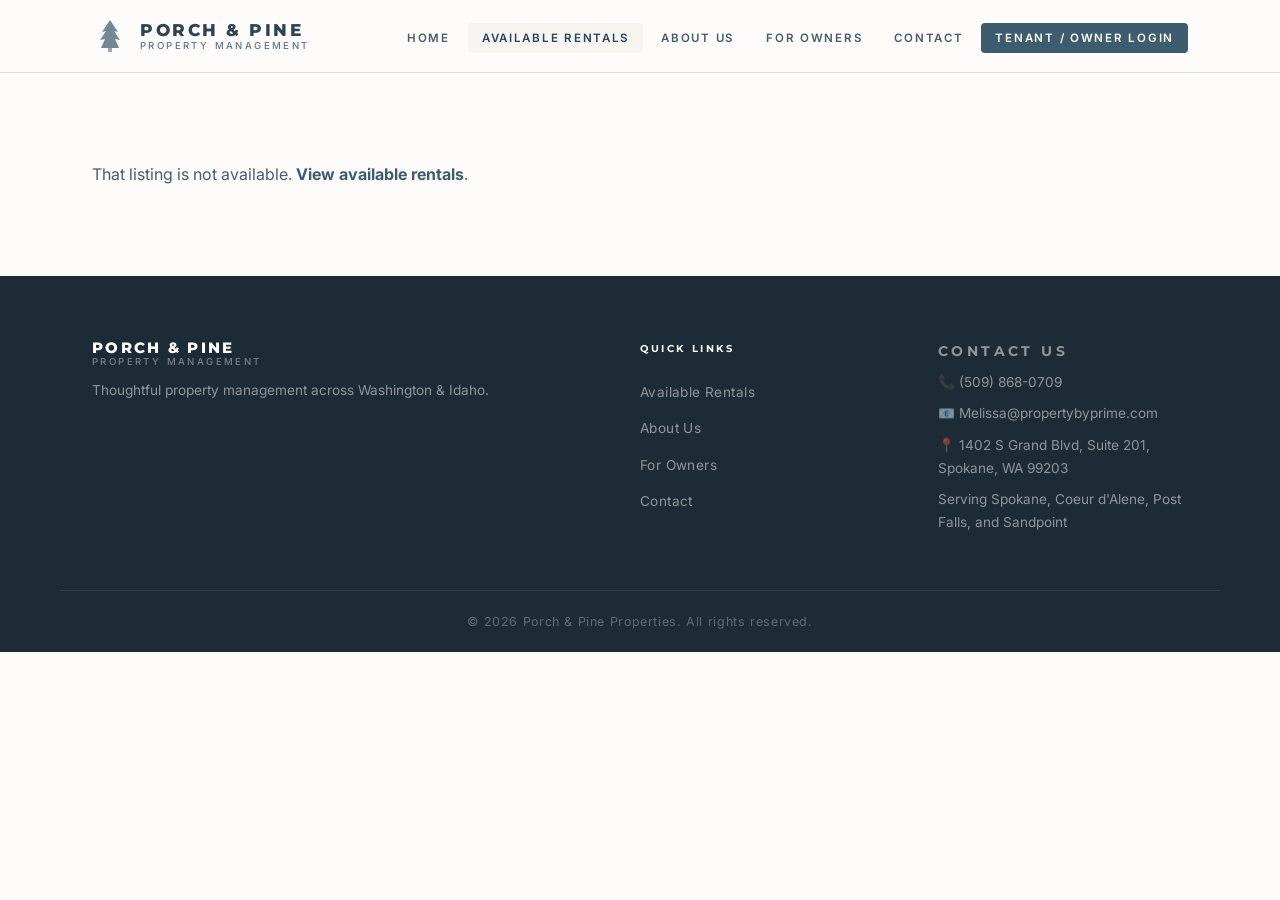
<file: listing.html>
<!DOCTYPE html>
<html lang="en">
<head>
  <meta charset="UTF-8" />
  <meta name="viewport" content="width=device-width, initial-scale=1.0" />
  <title>Rental Listing | Porch &amp; Pine Property Management</title>
  <meta name="description" content="View a Porch &amp; Pine rental in Spokane or North Idaho, then apply or request a showing." />
  <link rel="canonical" href="https://porchpineproperties.com/listing.html" />
  <meta property="og:type" content="website" />
  <meta property="og:site_name" content="Porch &amp; Pine Property Management" />
  <meta property="og:title" content="Rental Listing | Porch &amp; Pine Property Management" />
  <meta property="og:description" content="View a Porch &amp; Pine rental in Spokane or North Idaho, then apply or request a showing." />
  <meta property="og:url" content="https://porchpineproperties.com/listing.html" />
  <meta property="og:image" content="https://porchpineproperties.com/images/og-cover.jpg" />
  <meta name="twitter:card" content="summary_large_image" />
  <meta name="twitter:title" content="Rental Listing | Porch &amp; Pine Property Management" />
  <meta name="twitter:description" content="View a Porch &amp; Pine rental in Spokane or North Idaho, then apply or request a showing." />
  <meta name="twitter:image" content="https://porchpineproperties.com/images/og-cover.jpg" />
  <link rel="stylesheet" href="css/style.css" />
  <link rel="preconnect" href="https://fonts.googleapis.com" />
  <link rel="preconnect" href="https://fonts.gstatic.com" crossorigin />
  <link href="https://fonts.googleapis.com/css2?family=Montserrat:wght@400;500;600;700;800&family=Barlow+Condensed:wght@600;700;800&family=Inter:wght@300;400;500;600&display=swap" rel="stylesheet" />
  <script type="application/ld+json">
  {
    "@context": "https://schema.org",
    "@type": ["PropertyManagementCompany", "LocalBusiness"],
    "name": "Porch & Pine Property Management",
    "telephone": "+1-509-868-0709",
    "email": "Melissa@propertybyprime.com",
    "url": "https://porchpineproperties.com",
    "image": "https://porchpineproperties.com/images/og-cover.jpg",
    "address": {
      "@type": "PostalAddress",
      "streetAddress": "1402 S Grand Blvd, Suite 201",
      "addressLocality": "Spokane",
      "addressRegion": "WA",
      "postalCode": "99203",
      "addressCountry": "US"
    },
    "areaServed": [
      {"@type": "City", "name": "Spokane"},
      {"@type": "City", "name": "Coeur d'Alene"},
      {"@type": "City", "name": "Post Falls"},
      {"@type": "City", "name": "Sandpoint"}
    ]
  }
  </script>
  <script>
    (function () {
      var now = new Date();
      var stamp = now.getFullYear() * 10000 + (now.getMonth() + 1) * 100 + now.getDate();
      var hide = stamp > 20261201;
      try { if (localStorage.getItem('ppPromoDismissed') === 'move-in-2026') hide = true; } catch (e) {}
      if (hide) document.documentElement.classList.add('promo-off');
    })();
  </script>
</head>
<body>
<div class="promo-banner" role="region" aria-label="Move-in special">
    <a href="listings.html">Move-in special: 2 weeks off your first month on select homes. Sign a qualifying lease by Nov 30 with a start date by Dec 1.</a>
    <button type="button" aria-label="Dismiss move-in special">&times;</button>
  </div>

  <header class="site-header">
    <nav class="navbar">
      <a href="index.html" class="logo">
        <svg class="logo-pine" aria-hidden="true" viewBox="0 0 36 36" fill="none" xmlns="http://www.w3.org/2000/svg" aria-hidden="true">
          <path d="M18 2 L26 14 L22 13 L28 22 L23 21 L27 30 L9 30 L13 21 L8 22 L14 13 L10 14 Z" fill="#3D5C6E" opacity="0.85"/>
          <rect x="16" y="30" width="4" height="4" fill="#3D5C6E" opacity="0.6"/>
        </svg>
        <div class="logo-text-wrap">
          <span class="logo-main">Porch &amp; Pine</span>
          <span class="logo-sub">Property Management</span>
        </div>
      </a>
      <button class="nav-toggle" aria-label="Toggle navigation">&#9776;</button>
      <ul class="nav-links">
        <li><a href="index.html">Home</a></li>
        <li><a href="listings.html" class="active">Available Rentals</a></li>
        <li><a href="about.html">About Us</a></li>
        <li><a href="owners.html">For Owners</a></li>
        <li><a href="contact.html">Contact</a></li>
        <li><a href="index.html#portals" class="nav-portal-link">Tenant / Owner Login</a></li>
      </ul>
    </nav>
  </header>

  <main class="section">
    <div class="container" id="listingDetail"></div>
  </main>

  <footer class="site-footer">
    <div class="container footer-inner">
      <div class="footer-brand">
        <div class="logo-text-wrap">
          <span class="logo-main">Porch &amp; Pine</span>
          <span class="logo-sub">Property Management</span>
        </div>
        <p>Thoughtful property management across Washington &amp; Idaho.</p>
      </div>
      <div class="footer-links">
        <p class="label-heading">Quick Links</p>
        <ul>
          <li><a href="listings.html">Available Rentals</a></li>
          <li><a href="about.html">About Us</a></li>
          <li><a href="owners.html">For Owners</a></li>
          <li><a href="contact.html">Contact</a></li>
        </ul>
      </div>
      <div class="footer-contact">
        <p class="label-heading">Contact Us</p>
        <p>&#128222; <a href="tel:+15098680709">(509) 868-0709</a></p>
        <p>&#128231; Melissa@propertybyprime.com</p>
        <p>&#128205; 1402 S Grand Blvd, Suite 201, Spokane, WA 99203</p>
        <p>Serving Spokane, Coeur d'Alene, Post Falls, and Sandpoint</p>
      </div>
    </div>
    <div class="footer-bottom">
      <p>&copy; 2026 Porch &amp; Pine Properties. All rights reserved.</p>
    </div>
  </footer>

  <script src="js/listings-data.js"></script>
  <script src="js/main.js"></script>
</body>
</html>
</file>
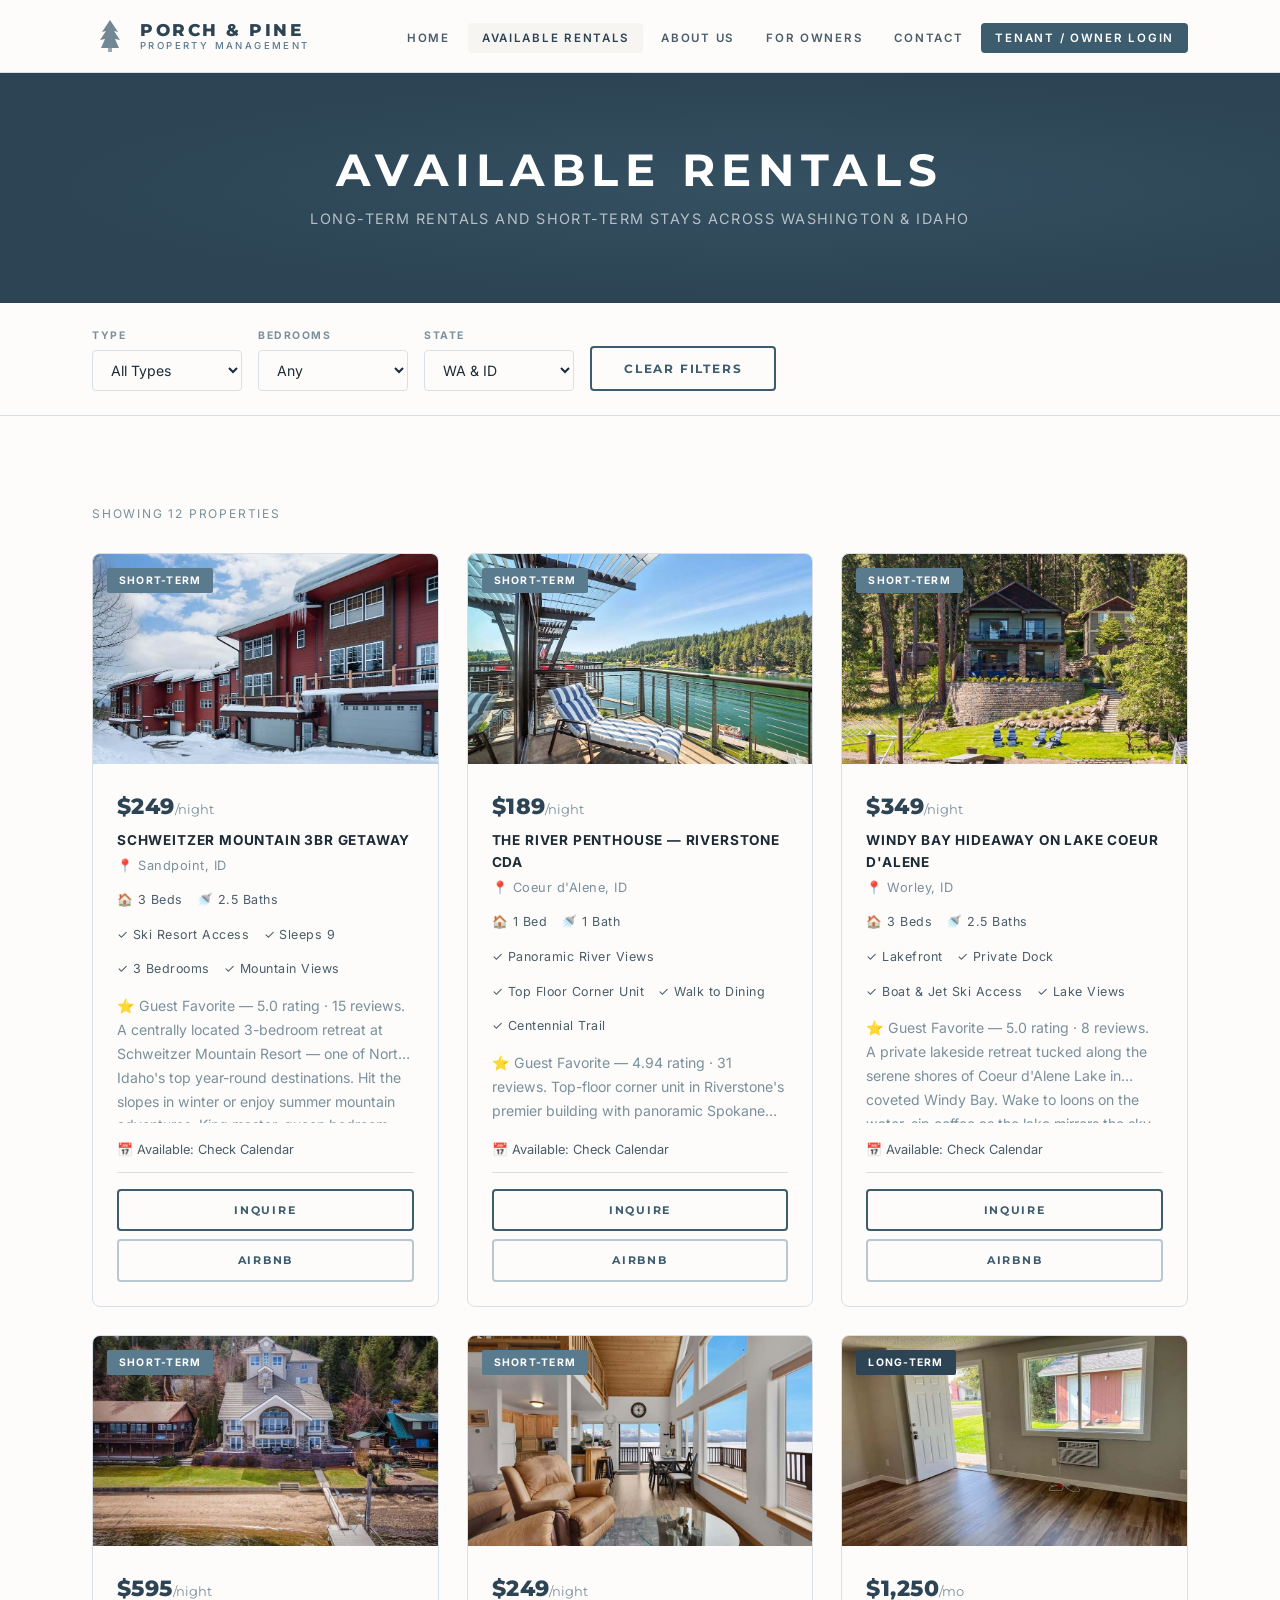
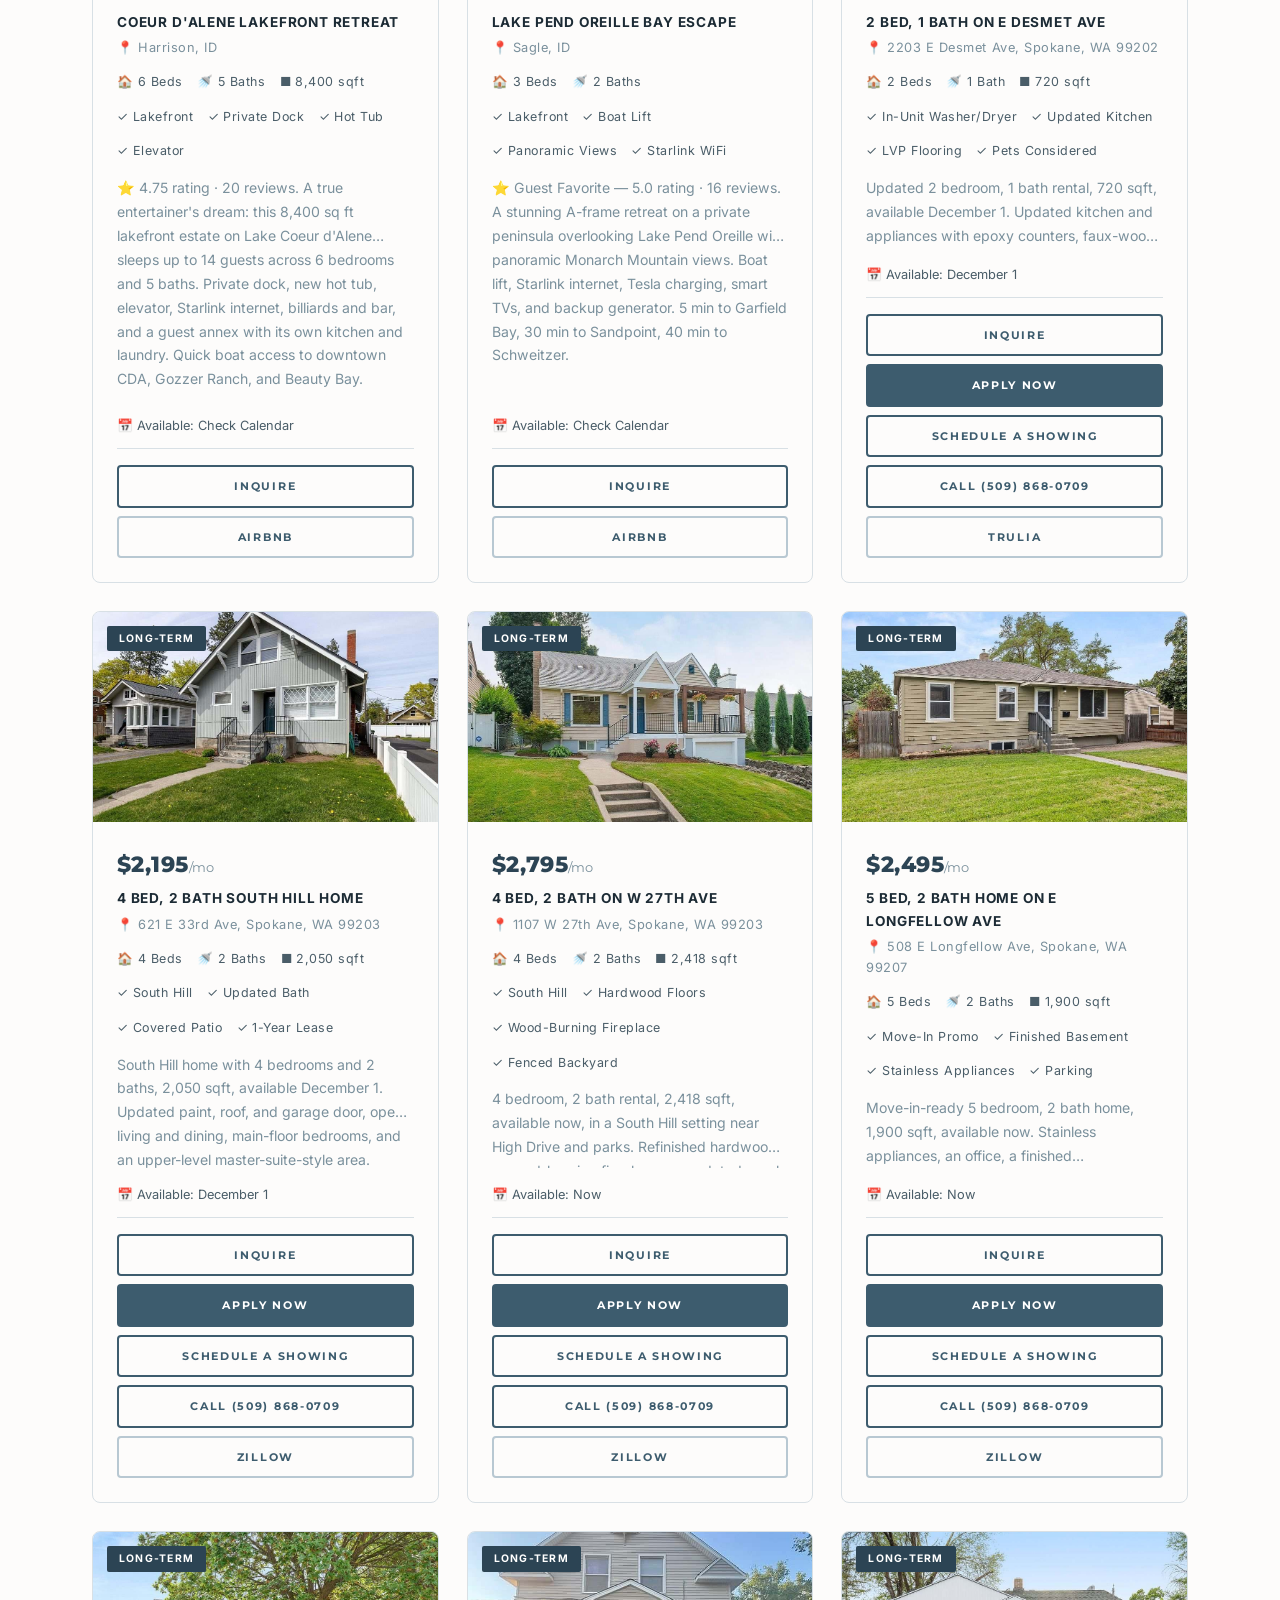
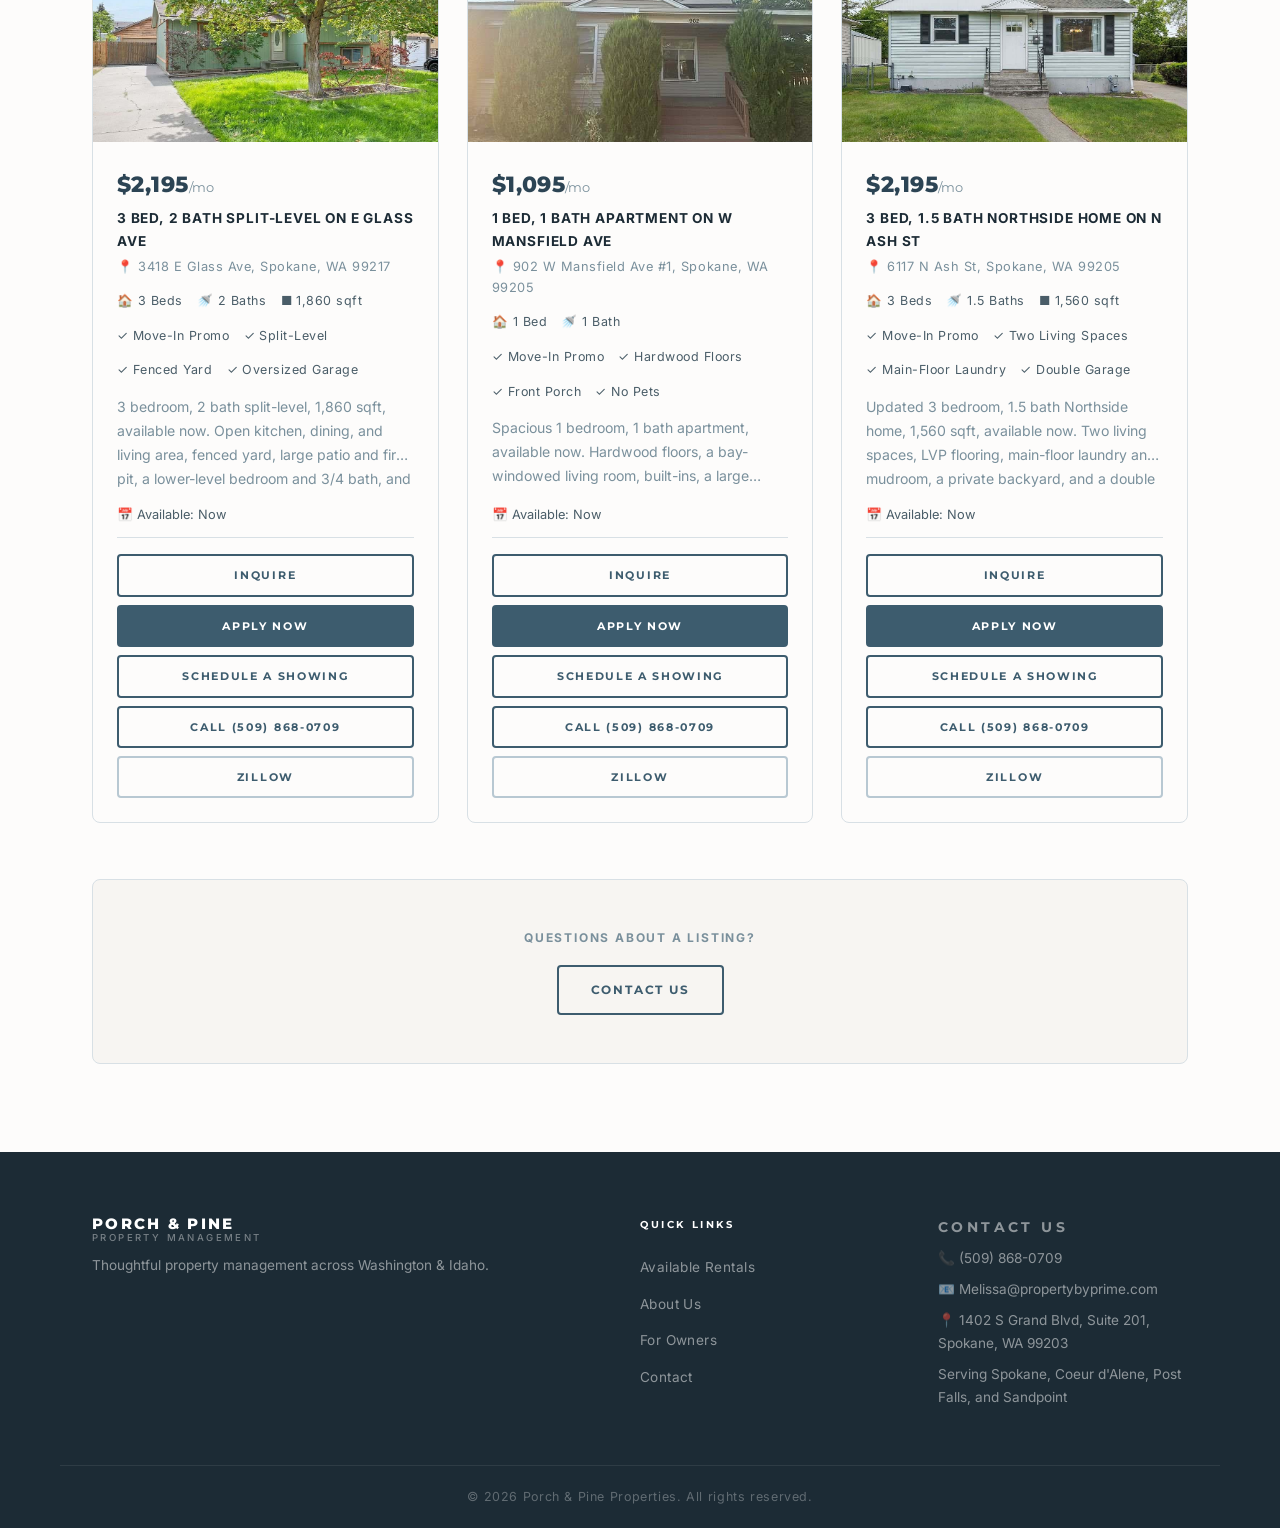
<file: listings.html>
<!DOCTYPE html>
<html lang="en">
<head>
  <meta charset="UTF-8" />
  <meta name="viewport" content="width=device-width, initial-scale=1.0" />
  <title>Available Rentals in Spokane &amp; North Idaho | Porch &amp; Pine Property Management</title>
  <meta name="description" content="Browse long-term rental homes and short-term stays managed by Porch &amp; Pine in Spokane and North Idaho. Apply or schedule a showing from any long-term listing." />
  <link rel="canonical" href="https://porchpineproperties.com/listings.html" />
  <meta property="og:type" content="website" />
  <meta property="og:site_name" content="Porch &amp; Pine Property Management" />
  <meta property="og:title" content="Available Rentals in Spokane &amp; North Idaho | Porch &amp; Pine Property Management" />
  <meta property="og:description" content="Browse long-term rental homes and short-term stays managed by Porch &amp; Pine in Spokane and North Idaho." />
  <meta property="og:url" content="https://porchpineproperties.com/listings.html" />
  <meta property="og:image" content="https://porchpineproperties.com/images/og-cover.jpg" />
  <meta name="twitter:card" content="summary_large_image" />
  <meta name="twitter:title" content="Available Rentals in Spokane &amp; North Idaho | Porch &amp; Pine Property Management" />
  <meta name="twitter:description" content="Browse long-term rental homes and short-term stays managed by Porch &amp; Pine in Spokane and North Idaho." />
  <meta name="twitter:image" content="https://porchpineproperties.com/images/og-cover.jpg" />
  <link rel="stylesheet" href="css/style.css" />
  <link rel="preconnect" href="https://fonts.googleapis.com" />
  <link rel="preconnect" href="https://fonts.gstatic.com" crossorigin />
  <link href="https://fonts.googleapis.com/css2?family=Montserrat:wght@400;500;600;700;800&family=Barlow+Condensed:wght@600;700;800&family=Inter:wght@300;400;500;600&display=swap" rel="stylesheet" />
  <script type="application/ld+json">
  {
    "@context": "https://schema.org",
    "@type": ["PropertyManagementCompany", "LocalBusiness"],
    "name": "Porch & Pine Property Management",
    "telephone": "+1-509-868-0709",
    "email": "Melissa@propertybyprime.com",
    "url": "https://porchpineproperties.com",
    "image": "https://porchpineproperties.com/images/og-cover.jpg",
    "address": {
      "@type": "PostalAddress",
      "streetAddress": "1402 S Grand Blvd, Suite 201",
      "addressLocality": "Spokane",
      "addressRegion": "WA",
      "postalCode": "99203",
      "addressCountry": "US"
    },
    "areaServed": [
      {"@type": "City", "name": "Spokane"},
      {"@type": "City", "name": "Coeur d'Alene"},
      {"@type": "City", "name": "Post Falls"},
      {"@type": "City", "name": "Sandpoint"}
    ]
  }
  </script>
  <script>
    (function () {
      var now = new Date();
      var stamp = now.getFullYear() * 10000 + (now.getMonth() + 1) * 100 + now.getDate();
      var hide = stamp > 20261201;
      try { if (localStorage.getItem('ppPromoDismissed') === 'move-in-2026') hide = true; } catch (e) {}
      if (hide) document.documentElement.classList.add('promo-off');
    })();
  </script>
</head>
<body>
<div class="promo-banner" role="region" aria-label="Move-in special">
    <a href="listings.html">Move-in special: 2 weeks off your first month on select homes. Sign a qualifying lease by Nov 30 with a start date by Dec 1.</a>
    <button type="button" aria-label="Dismiss move-in special">&times;</button>
  </div>

  <header class="site-header">
    <nav class="navbar">
      <a href="index.html" class="logo">
        <svg class="logo-pine" aria-hidden="true" viewBox="0 0 36 36" fill="none" xmlns="http://www.w3.org/2000/svg">
          <path d="M18 2 L26 14 L22 13 L28 22 L23 21 L27 30 L9 30 L13 21 L8 22 L14 13 L10 14 Z" fill="#3D5C6E" opacity="0.85"/>
          <rect x="16" y="30" width="4" height="4" fill="#3D5C6E" opacity="0.6"/>
        </svg>
        <div class="logo-text-wrap">
          <span class="logo-main">Porch &amp; Pine</span>
          <span class="logo-sub">Property Management</span>
        </div>
      </a>
      <button class="nav-toggle" aria-label="Toggle navigation">&#9776;</button>
      <ul class="nav-links">
        <li><a href="index.html">Home</a></li>
        <li><a href="listings.html" class="active">Available Rentals</a></li>
        <li><a href="about.html">About Us</a></li>
        <li><a href="owners.html">For Owners</a></li>
        <li><a href="contact.html">Contact</a></li>
        <li><a href="index.html#portals" class="nav-portal-link">Tenant / Owner Login</a></li>
      </ul>
    </nav>
  </header>
<main>

  <section class="page-hero">
    <div class="page-hero-content">
      <h1>Available Rentals</h1>
      <p>Long-term rentals and short-term stays across Washington &amp; Idaho</p>
    </div>
  </section>

  <div class="listings-filter-bar">
    <div class="container">
      <div class="filter-group">
        <label for="filterType">Type</label>
        <select id="filterType">
          <option value="all">All Types</option>
          <option value="short-term">Short-Term</option>
          <option value="long-term">Long-Term</option>
        </select>
      </div>
      <div class="filter-group">
        <label for="filterBeds">Bedrooms</label>
        <select id="filterBeds">
          <option value="all">Any</option>
          <option value="1">1 Bed</option>
          <option value="2">2 Beds</option>
          <option value="3">3 Beds</option>
          <option value="4">4+ Beds</option>
        </select>
      </div>
      <div class="filter-group">
        <label for="filterState">State</label>
        <select id="filterState">
          <option value="all">WA &amp; ID</option>
          <option value="WA">Washington</option>
          <option value="ID">Idaho</option>
        </select>
      </div>
      <button class="btn btn-outline" id="clearFilters">Clear Filters</button>
    </div>
  </div>

  <section class="section listings-section">
    <div class="container">
      <p class="listings-count" id="listingsCount"></p>
      <div class="listings-grid" id="listingsGrid"></div>
      <div class="no-results hidden" id="noResults">
        <p>No properties match your filters. <a href="#" id="resetLink">Clear filters</a> to see all listings.</p>
      </div>
      <div class="zillow-cta">
        <p>Questions about a listing?</p>
        <a href="contact.html" class="btn btn-outline">Contact Us</a>
      </div>
    </div>
  </section>

  </main>
<footer class="site-footer">
    <div class="container footer-inner">
      <div class="footer-brand">
        <div class="logo-text-wrap">
          <span class="logo-main">Porch &amp; Pine</span>
          <span class="logo-sub">Property Management</span>
        </div>
        <p>Thoughtful property management across Washington &amp; Idaho.</p>
      </div>
      <div class="footer-links">
        <p class="label-heading">Quick Links</p>
        <ul>
          <li><a href="listings.html">Available Rentals</a></li>
          <li><a href="about.html">About Us</a></li>
          <li><a href="owners.html">For Owners</a></li>
          <li><a href="contact.html">Contact</a></li>
        </ul>
      </div>
      <div class="footer-contact">
        <p class="label-heading">Contact Us</p>
        <p>&#128222; <a href="tel:+15098680709">(509) 868-0709</a></p>
        <p>&#128231; Melissa@propertybyprime.com</p>
        <p>&#128205; 1402 S Grand Blvd, Suite 201, Spokane, WA 99203</p>
        <p>Serving Spokane, Coeur d'Alene, Post Falls, and Sandpoint</p>
      </div>
    </div>
    <div class="footer-bottom">
      <p>&copy; 2026 Porch &amp; Pine Properties. All rights reserved.</p>
    </div>
  </footer>

  <script src="js/listings-data.js"></script>
  <script src="js/main.js"></script>
</body>
</html>
</file>
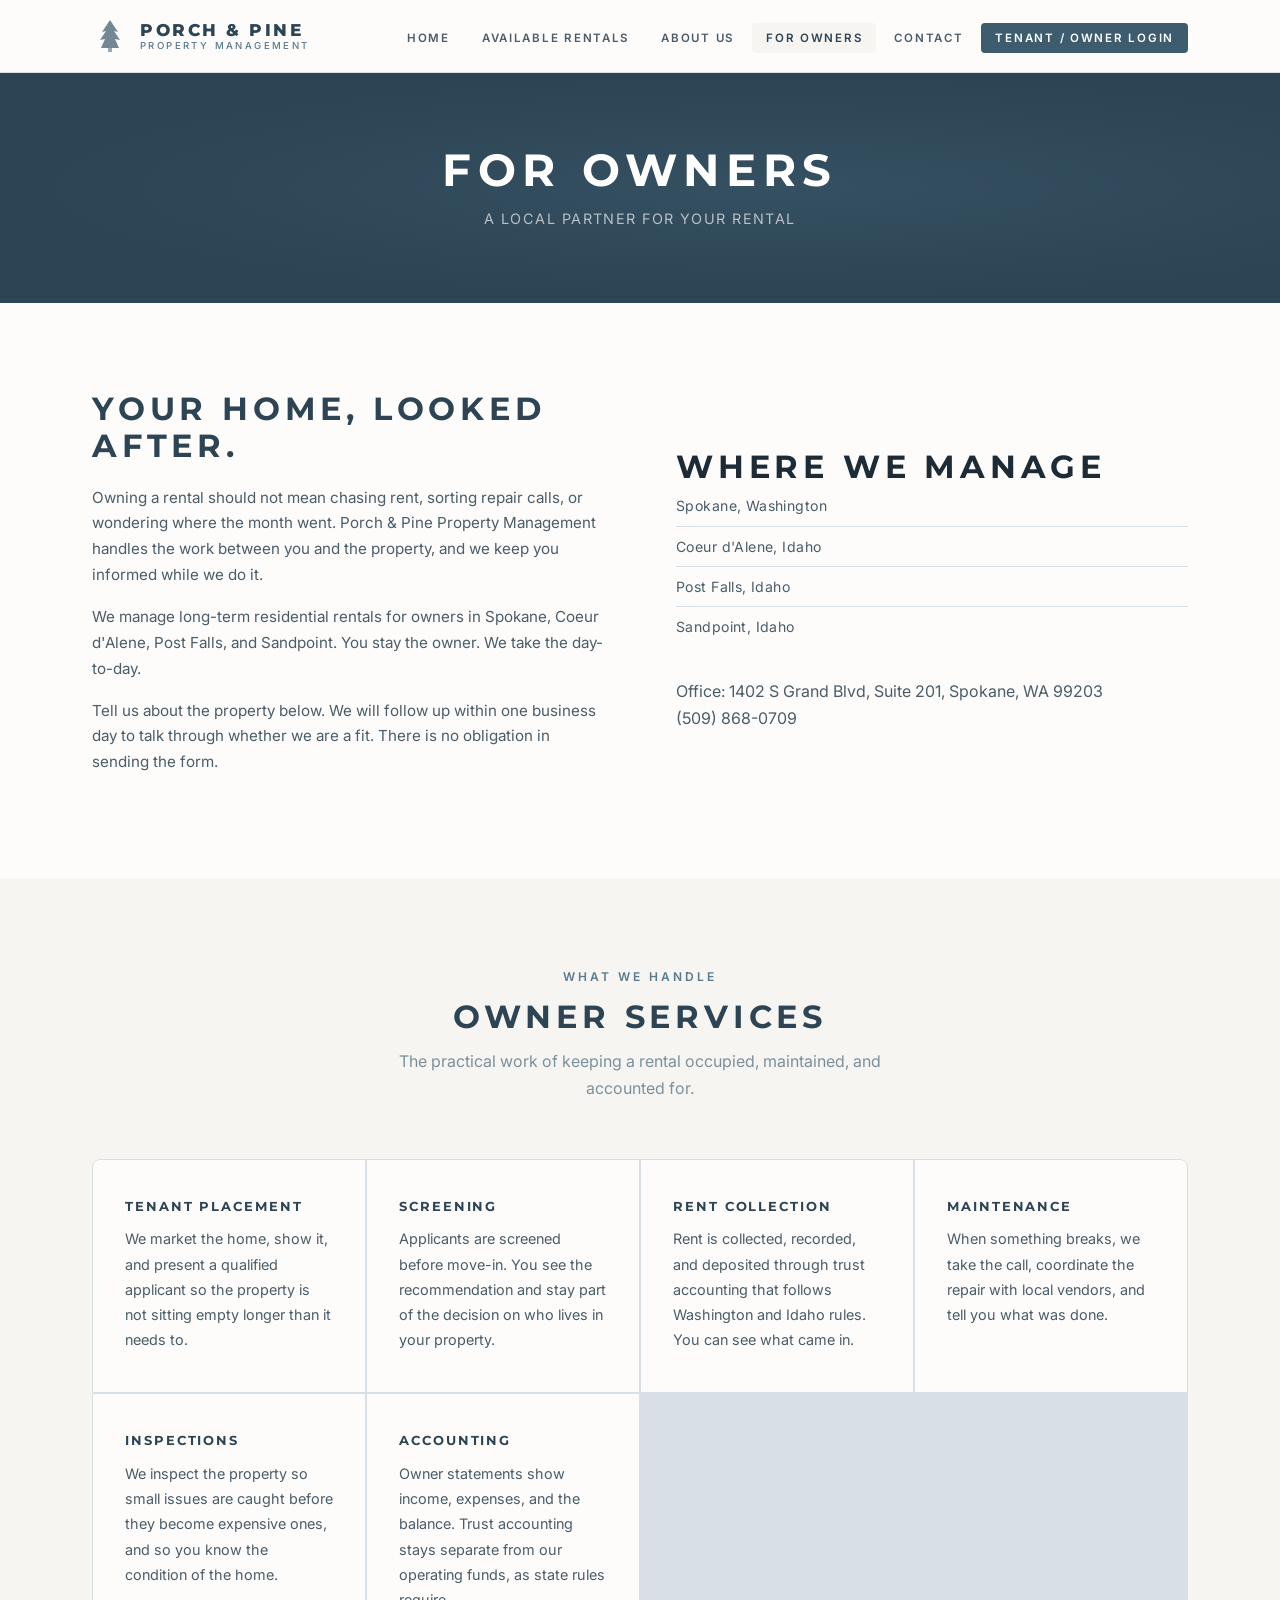
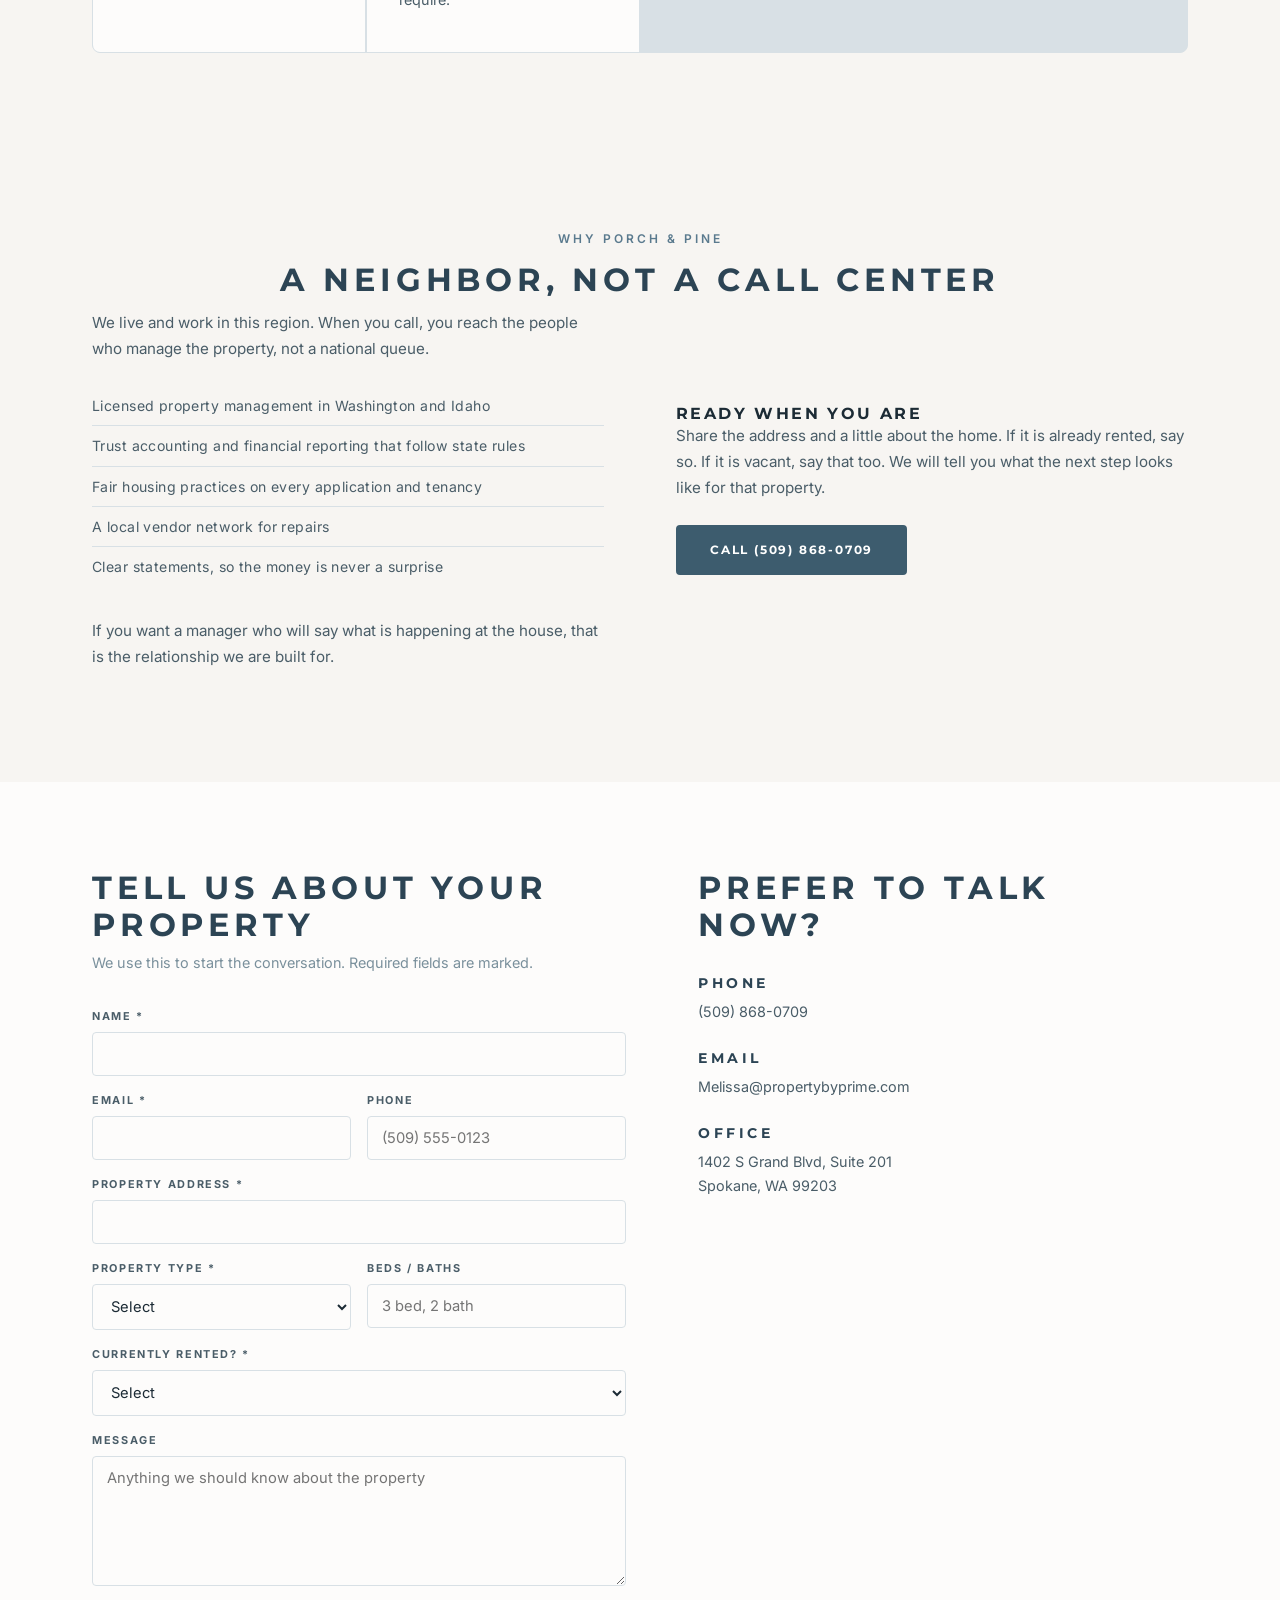
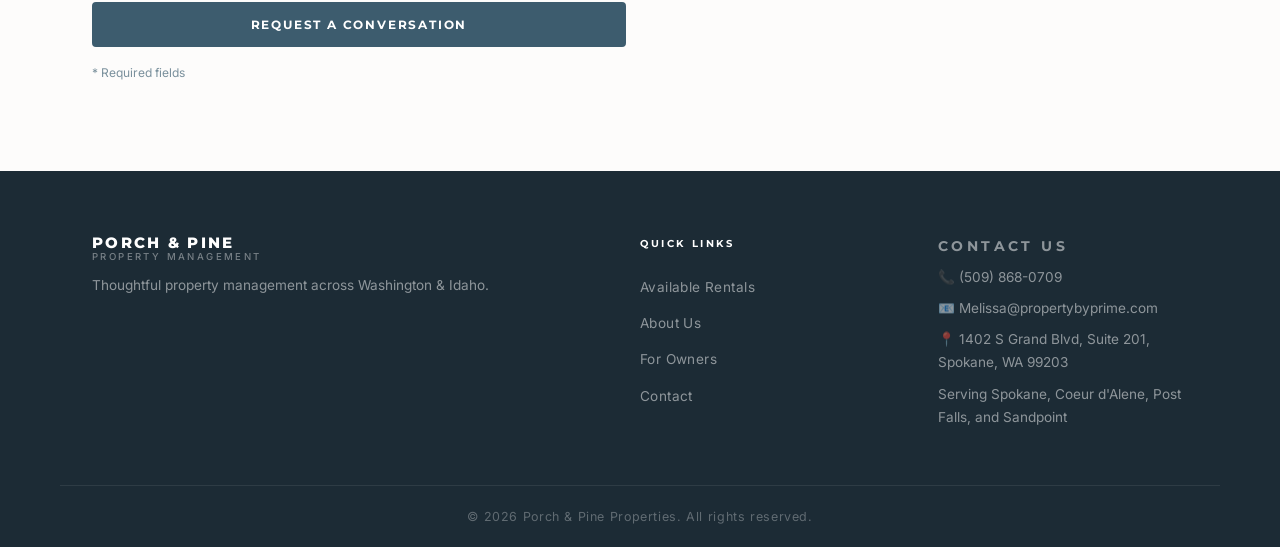
<file: owners.html>
<!DOCTYPE html>
<html lang="en">
<head>
  <meta charset="UTF-8" />
  <meta name="viewport" content="width=device-width, initial-scale=1.0" />
  <title>Property Management for Owners | Porch &amp; Pine</title>
  <meta name="description" content="Porch &amp; Pine manages rental homes for owners in Spokane, Coeur d'Alene, Post Falls, and Sandpoint. Tenant placement, screening, rent, maintenance, inspections, and accounting." />
  <link rel="canonical" href="https://porchpineproperties.com/owners.html" />
  <meta property="og:type" content="website" />
  <meta property="og:site_name" content="Porch &amp; Pine Property Management" />
  <meta property="og:title" content="Property Management for Owners | Porch &amp; Pine" />
  <meta property="og:description" content="Local property management for rental owners in Spokane, Coeur d'Alene, Post Falls, and Sandpoint." />
  <meta property="og:url" content="https://porchpineproperties.com/owners.html" />
  <meta property="og:image" content="https://porchpineproperties.com/images/og-cover.jpg" />
  <meta name="twitter:card" content="summary_large_image" />
  <meta name="twitter:title" content="Property Management for Owners | Porch &amp; Pine" />
  <meta name="twitter:description" content="Local property management for rental owners in Spokane, Coeur d'Alene, Post Falls, and Sandpoint." />
  <meta name="twitter:image" content="https://porchpineproperties.com/images/og-cover.jpg" />
  <link rel="stylesheet" href="css/style.css" />
  <link rel="preconnect" href="https://fonts.googleapis.com" />
  <link rel="preconnect" href="https://fonts.gstatic.com" crossorigin />
  <link href="https://fonts.googleapis.com/css2?family=Montserrat:wght@400;500;600;700;800&family=Barlow+Condensed:wght@600;700;800&family=Inter:wght@300;400;500;600&display=swap" rel="stylesheet" />
  <script type="application/ld+json">
  {
    "@context": "https://schema.org",
    "@type": ["PropertyManagementCompany", "LocalBusiness"],
    "name": "Porch & Pine Property Management",
    "telephone": "+1-509-868-0709",
    "email": "Melissa@propertybyprime.com",
    "url": "https://porchpineproperties.com",
    "image": "https://porchpineproperties.com/images/og-cover.jpg",
    "address": {
      "@type": "PostalAddress",
      "streetAddress": "1402 S Grand Blvd, Suite 201",
      "addressLocality": "Spokane",
      "addressRegion": "WA",
      "postalCode": "99203",
      "addressCountry": "US"
    },
    "areaServed": [
      {"@type": "City", "name": "Spokane"},
      {"@type": "City", "name": "Coeur d'Alene"},
      {"@type": "City", "name": "Post Falls"},
      {"@type": "City", "name": "Sandpoint"}
    ]
  }
  </script>
  <script>
    (function () {
      var now = new Date();
      var stamp = now.getFullYear() * 10000 + (now.getMonth() + 1) * 100 + now.getDate();
      var hide = stamp > 20261201;
      try { if (localStorage.getItem('ppPromoDismissed') === 'move-in-2026') hide = true; } catch (e) {}
      if (hide) document.documentElement.classList.add('promo-off');
    })();
  </script>
</head>
<body>
<div class="promo-banner" role="region" aria-label="Move-in special">
    <a href="listings.html">Move-in special: 2 weeks off your first month on select homes. Sign a qualifying lease by Nov 30 with a start date by Dec 1.</a>
    <button type="button" aria-label="Dismiss move-in special">&times;</button>
  </div>

  <header class="site-header">
    <nav class="navbar">
      <a href="index.html" class="logo">
        <svg class="logo-pine" aria-hidden="true" viewBox="0 0 36 36" fill="none" xmlns="http://www.w3.org/2000/svg">
          <path d="M18 2 L26 14 L22 13 L28 22 L23 21 L27 30 L9 30 L13 21 L8 22 L14 13 L10 14 Z" fill="#3D5C6E" opacity="0.85"/>
          <rect x="16" y="30" width="4" height="4" fill="#3D5C6E" opacity="0.6"/>
        </svg>
        <div class="logo-text-wrap">
          <span class="logo-main">Porch &amp; Pine</span>
          <span class="logo-sub">Property Management</span>
        </div>
      </a>
      <button class="nav-toggle" aria-label="Toggle navigation">&#9776;</button>
      <ul class="nav-links">
        <li><a href="index.html">Home</a></li>
        <li><a href="listings.html">Available Rentals</a></li>
        <li><a href="about.html">About Us</a></li>
        <li><a href="owners.html" class="active">For Owners</a></li>
        <li><a href="contact.html">Contact</a></li>
        <li><a href="index.html#portals" class="nav-portal-link">Tenant / Owner Login</a></li>
      </ul>
    </nav>
  </header>
<main>

  <section class="page-hero">
    <div class="page-hero-content">
      <h1>For Owners</h1>
      <p>A local partner for your rental</p>
    </div>
  </section>

  <section class="section">
    <div class="container about-story">
      <div class="about-story-text">
        <h2>Your home, looked after.</h2>
        <p>Owning a rental should not mean chasing rent, sorting repair calls, or wondering where the month went. Porch &amp; Pine Property Management handles the work between you and the property, and we keep you informed while we do it.</p>
        <p>We manage long-term residential rentals for owners in Spokane, Coeur d'Alene, Post Falls, and Sandpoint. You stay the owner. We take the day-to-day.</p>
        <p>Tell us about the property below. We will follow up within one business day to talk through whether we are a fit. There is no obligation in sending the form.</p>
      </div>
      <div>
        <h2>Where we manage</h2>
        <ul class="why-list">
          <li>Spokane, Washington</li>
          <li>Coeur d'Alene, Idaho</li>
          <li>Post Falls, Idaho</li>
          <li>Sandpoint, Idaho</li>
        </ul>
        <p>Office: 1402 S Grand Blvd, Suite 201, Spokane, WA 99203</p>
        <p><a href="tel:+15098680709">(509) 868-0709</a></p>
      </div>
    </div>
  </section>

  <section class="section services">
    <div class="container">
      <p class="section-eyebrow">What we handle</p>
      <h2 class="section-title">Owner services</h2>
      <p class="section-sub">The practical work of keeping a rental occupied, maintained, and accounted for.</p>
      <div class="services-grid">
        <div class="service-card">
          <h3>Tenant placement</h3>
          <p>We market the home, show it, and present a qualified applicant so the property is not sitting empty longer than it needs to.</p>
        </div>
        <div class="service-card">
          <h3>Screening</h3>
          <p>Applicants are screened before move-in. You see the recommendation and stay part of the decision on who lives in your property.</p>
        </div>
        <div class="service-card">
          <h3>Rent collection</h3>
          <p>Rent is collected, recorded, and deposited through trust accounting that follows Washington and Idaho rules. You can see what came in.</p>
        </div>
        <div class="service-card">
          <h3>Maintenance</h3>
          <p>When something breaks, we take the call, coordinate the repair with local vendors, and tell you what was done.</p>
        </div>
        <div class="service-card">
          <h3>Inspections</h3>
          <p>We inspect the property so small issues are caught before they become expensive ones, and so you know the condition of the home.</p>
        </div>
        <div class="service-card">
          <h3>Accounting</h3>
          <p>Owner statements show income, expenses, and the balance. Trust accounting stays separate from our operating funds, as state rules require.</p>
        </div>
      </div>
    </div>
  </section>

  <section class="section why-us">
    <div class="container">
      <p class="section-eyebrow">Why Porch &amp; Pine</p>
      <h2 class="section-title">A neighbor, not a call center</h2>
      <div class="why-us-inner">
        <div class="why-us-text">
          <p>We live and work in this region. When you call, you reach the people who manage the property, not a national queue.</p>
          <ul class="why-list">
            <li>Licensed property management in Washington and Idaho</li>
            <li>Trust accounting and financial reporting that follow state rules</li>
            <li>Fair housing practices on every application and tenancy</li>
            <li>A local vendor network for repairs</li>
            <li>Clear statements, so the money is never a surprise</li>
          </ul>
          <p>If you want a manager who will say what is happening at the house, that is the relationship we are built for.</p>
        </div>
        <div class="why-us-text">
          <h3>Ready when you are</h3>
          <p>Share the address and a little about the home. If it is already rented, say so. If it is vacant, say that too. We will tell you what the next step looks like for that property.</p>
          <p><a href="tel:+15098680709" class="btn btn-primary">Call (509) 868-0709</a></p>
        </div>
      </div>
    </div>
  </section>

  <section class="section contact-section" id="owner-inquiry">
    <div class="container contact-inner">
      <div class="contact-form-wrap">
        <h2>Tell us about your property</h2>
        <p>We use this to start the conversation. Required fields are marked.</p>
        <form class="contact-form" id="ownerForm" method="POST" action="https://formsubmit.co/melissa@propertybyprime.com" novalidate>
          <input type="hidden" name="_subject" value="New owner lead – Porch &amp; Pine" />
          <input type="hidden" name="_template" value="table" />
          <input type="hidden" name="_captcha" value="false" />
          <input type="hidden" name="_next" value="https://porchpineproperties.com/thank-you.html" />
          <input type="text" name="_honey" style="display:none" />
          <div class="form-group">
            <label for="ownerName">Name *</label>
            <input type="text" id="ownerName" name="name" autocomplete="name" required />
          </div>
          <div class="form-row">
            <div class="form-group">
              <label for="ownerEmail">Email *</label>
              <input type="email" id="ownerEmail" name="email" autocomplete="email" required />
            </div>
            <div class="form-group">
              <label for="ownerPhone">Phone</label>
              <input type="tel" id="ownerPhone" name="phone" autocomplete="tel" placeholder="(509) 555-0123" />
            </div>
          </div>
          <div class="form-group">
            <label for="propertyAddress">Property address *</label>
            <input type="text" id="propertyAddress" name="property address" required />
          </div>
          <div class="form-row">
            <div class="form-group">
              <label for="propertyType">Property type *</label>
              <select id="propertyType" name="property type" required>
                <option value="">Select</option>
                <option>Single-family home</option>
                <option>Duplex</option>
                <option>Apartment or condo</option>
                <option>Other</option>
              </select>
            </div>
            <div class="form-group">
              <label for="bedsBaths">Beds / baths</label>
              <input type="text" id="bedsBaths" name="beds / baths" placeholder="3 bed, 2 bath" />
            </div>
          </div>
          <div class="form-group">
            <label for="currentlyRented">Currently rented? *</label>
            <select id="currentlyRented" name="currently rented" required>
              <option value="">Select</option>
              <option>Yes</option>
              <option>No</option>
            </select>
          </div>
          <div class="form-group">
            <label for="ownerMessage">Message</label>
            <textarea id="ownerMessage" name="message" rows="5" placeholder="Anything we should know about the property"></textarea>
          </div>
          <button type="submit" class="btn btn-primary btn-full">Request a conversation</button>
          <p class="form-note">* Required fields</p>
        </form>
        <div class="form-success hidden" id="ownerFormSuccess">
          <div class="success-icon">&#10003;</div>
          <h3>Request received</h3>
          <p>Thanks. We will follow up within one business day.</p>
        </div>
      </div>
      <div class="contact-info">
        <h2>Prefer to talk now?</h2>
        <div class="contact-info-items">
          <div class="contact-info-item">
            <div>
              <p class="label-heading">Phone</p>
              <p><a href="tel:+15098680709">(509) 868-0709</a></p>
            </div>
          </div>
          <div class="contact-info-item">
            <div>
              <p class="label-heading">Email</p>
              <p><a href="mailto:Melissa@propertybyprime.com">Melissa@propertybyprime.com</a></p>
            </div>
          </div>
          <div class="contact-info-item">
            <div>
              <p class="label-heading">Office</p>
              <p>1402 S Grand Blvd, Suite 201<br>Spokane, WA 99203</p>
            </div>
          </div>
        </div>
      </div>
    </div>
  </section>

  </main>
<footer class="site-footer">
    <div class="container footer-inner">
      <div class="footer-brand">
        <div class="logo-text-wrap">
          <span class="logo-main">Porch &amp; Pine</span>
          <span class="logo-sub">Property Management</span>
        </div>
        <p>Thoughtful property management across Washington &amp; Idaho.</p>
      </div>
      <div class="footer-links">
        <p class="label-heading">Quick Links</p>
        <ul>
          <li><a href="listings.html">Available Rentals</a></li>
          <li><a href="about.html">About Us</a></li>
          <li><a href="owners.html">For Owners</a></li>
          <li><a href="contact.html">Contact</a></li>
        </ul>
      </div>
      <div class="footer-contact">
        <p class="label-heading">Contact Us</p>
        <p>&#128222; <a href="tel:+15098680709">(509) 868-0709</a></p>
        <p>&#128231; <a href="mailto:Melissa@propertybyprime.com">Melissa@propertybyprime.com</a></p>
        <p>&#128205; 1402 S Grand Blvd, Suite 201, Spokane, WA 99203</p>
        <p>Serving Spokane, Coeur d'Alene, Post Falls, and Sandpoint</p>
      </div>
    </div>
    <div class="footer-bottom">
      <p>&copy; 2026 Porch &amp; Pine Properties. All rights reserved.</p>
    </div>
  </footer>

  <script src="js/listings-data.js"></script>
  <script src="js/main.js"></script>
</body>
</html>
</file>
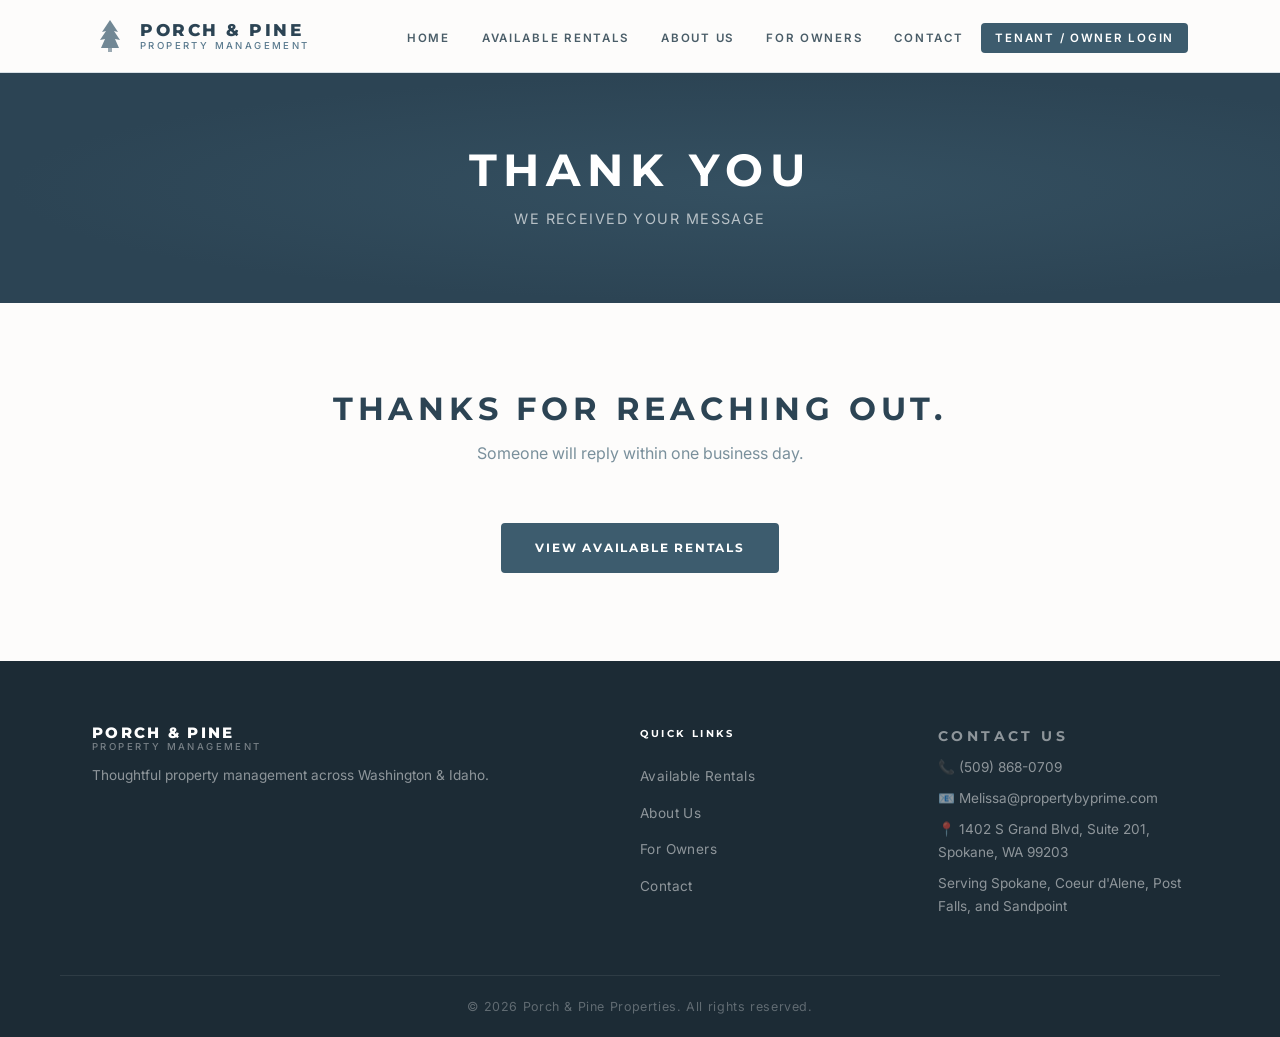
<file: thank-you.html>
<!DOCTYPE html>
<html lang="en">
<head>
  <meta charset="UTF-8" />
  <meta name="viewport" content="width=device-width, initial-scale=1.0" />
  <meta name="robots" content="noindex" />
  <title>Thank You | Porch &amp; Pine Property Management</title>
  <link rel="stylesheet" href="css/style.css" />
  <link rel="preconnect" href="https://fonts.googleapis.com" />
  <link rel="preconnect" href="https://fonts.gstatic.com" crossorigin />
  <link href="https://fonts.googleapis.com/css2?family=Montserrat:wght@400;500;600;700;800&family=Barlow+Condensed:wght@600;700;800&family=Inter:wght@300;400;500;600&display=swap" rel="stylesheet" />
  <script>
    (function () {
      var now = new Date();
      var stamp = now.getFullYear() * 10000 + (now.getMonth() + 1) * 100 + now.getDate();
      var hide = stamp > 20261201;
      try { if (localStorage.getItem('ppPromoDismissed') === 'move-in-2026') hide = true; } catch (e) {}
      if (hide) document.documentElement.classList.add('promo-off');
    })();
  </script>
</head>
<body>
<div class="promo-banner" role="region" aria-label="Move-in special">
    <a href="listings.html">Move-in special: 2 weeks off your first month on select homes. Sign a qualifying lease by Nov 30 with a start date by Dec 1.</a>
    <button type="button" aria-label="Dismiss move-in special">&times;</button>
  </div>

  <header class="site-header">
    <nav class="navbar">
      <a href="index.html" class="logo">
        <svg class="logo-pine" aria-hidden="true" viewBox="0 0 36 36" fill="none" xmlns="http://www.w3.org/2000/svg">
          <path d="M18 2 L26 14 L22 13 L28 22 L23 21 L27 30 L9 30 L13 21 L8 22 L14 13 L10 14 Z" fill="#3D5C6E" opacity="0.85"/>
          <rect x="16" y="30" width="4" height="4" fill="#3D5C6E" opacity="0.6"/>
        </svg>
        <div class="logo-text-wrap">
          <span class="logo-main">Porch &amp; Pine</span>
          <span class="logo-sub">Property Management</span>
        </div>
      </a>
      <button class="nav-toggle" aria-label="Toggle navigation">&#9776;</button>
      <ul class="nav-links">
        <li><a href="index.html">Home</a></li>
        <li><a href="listings.html">Available Rentals</a></li>
        <li><a href="about.html">About Us</a></li>
        <li><a href="owners.html">For Owners</a></li>
        <li><a href="contact.html">Contact</a></li>
        <li><a href="index.html#portals" class="nav-portal-link">Tenant / Owner Login</a></li>
      </ul>
    </nav>
  </header>
<main>

  <section class="page-hero">
    <div class="page-hero-content">
      <h1>Thank You</h1>
      <p>We received your message</p>
    </div>
  </section>

  <section class="section">
    <div class="container">
      <h2 class="section-title">Thanks for reaching out.</h2>
      <p class="section-sub">Someone will reply within one business day.</p>
      <div class="listings-actions">
        <a href="listings.html" class="btn btn-primary">View Available Rentals</a>
      </div>
    </div>
  </section>

</main>
<footer class="site-footer">
    <div class="container footer-inner">
      <div class="footer-brand">
        <div class="logo-text-wrap">
          <span class="logo-main">Porch &amp; Pine</span>
          <span class="logo-sub">Property Management</span>
        </div>
        <p>Thoughtful property management across Washington &amp; Idaho.</p>
      </div>
      <div class="footer-links">
        <p class="label-heading">Quick Links</p>
        <ul>
          <li><a href="listings.html">Available Rentals</a></li>
          <li><a href="about.html">About Us</a></li>
          <li><a href="owners.html">For Owners</a></li>
          <li><a href="contact.html">Contact</a></li>
        </ul>
      </div>
      <div class="footer-contact">
        <p class="label-heading">Contact Us</p>
        <p>&#128222; <a href="tel:+15098680709">(509) 868-0709</a></p>
        <p>&#128231; Melissa@propertybyprime.com</p>
        <p>&#128205; 1402 S Grand Blvd, Suite 201, Spokane, WA 99203</p>
        <p>Serving Spokane, Coeur d'Alene, Post Falls, and Sandpoint</p>
      </div>
    </div>
    <div class="footer-bottom">
      <p>&copy; 2026 Porch &amp; Pine Properties. All rights reserved.</p>
    </div>
  </footer>

  <script src="js/listings-data.js"></script>
  <script src="js/main.js"></script>
</body>
</html>
</file>
<file: css/style.css>
/* ============================================================
   PORCH & PINE PROPERTIES — STYLESHEET
   Brand: Slate blue-gray, geometric sans, wide letter-spacing
   ============================================================ */

/* VARIABLES */
:root {
  --slate-dark:   #2C4454;
  --slate-mid:    #3D5C6E;
  --slate-light:  #5A7A8E;
  --slate-pale:   #8AA5B5;
  --cream:        #F7F5F2;
  --cream-dark:   #EDE9E3;
  --warm-white:   #FDFCFB;
  --text-dark:    #1C2B35;
  --text-mid:     #4A5D68;
  --text-light:   #7A909C;
  --border:       #D8E0E5;
  --border-dark:  #B8C8D2;
  --white:        #FFFFFF;
  --shadow:       0 2px 16px rgba(44, 68, 84, 0.08);
  --shadow-hover: 0 8px 32px rgba(44, 68, 84, 0.16);
  --radius:       4px;
  --radius-lg:    8px;
  --font-brand:   'Barlow Condensed', 'Oswald', 'Arial Narrow', sans-serif;
  --font-heading: 'Montserrat', 'Inter', system-ui, sans-serif;
  --font-body:    'Inter', system-ui, sans-serif;
  --transition:   0.25s ease;
  --letter-wide:  0.15em;
  --letter-wider: 0.25em;
}

/* RESET */
*, *::before, *::after { box-sizing: border-box; margin: 0; padding: 0; }
html { scroll-behavior: smooth; }
body {
  font-family: var(--font-body);
  color: var(--text-dark);
  background: var(--warm-white);
  line-height: 1.65;
  font-size: 16px;
}
img { max-width: 100%; display: block; }
a { color: inherit; text-decoration: none; }
ul { list-style: none; }

/* CONTAINER */
.container { max-width: 1160px; margin: 0 auto; padding: 0 32px; }

/* SECTION */
.section { padding: 88px 0; }

/* ============================================================
   TYPOGRAPHY
   ============================================================ */
h1, h2, h3, h4 {
  font-family: var(--font-heading);
  line-height: 1.15;
  font-weight: 700;
  letter-spacing: 0.02em;
}
h1 { font-size: clamp(1.8rem, 5vw, 3.2rem); text-transform: uppercase; letter-spacing: var(--letter-wide); }
h2 { font-size: clamp(1.4rem, 3vw, 2rem); text-transform: uppercase; letter-spacing: var(--letter-wide); }
h3 { font-size: 1rem; text-transform: uppercase; letter-spacing: var(--letter-wide); font-weight: 700; }
p  { color: var(--text-mid); line-height: 1.7; }

.section-title {
  text-align: center;
  color: var(--slate-dark);
  margin-bottom: 12px;
}
.section-eyebrow {
  text-align: center;
  font-size: 0.75rem;
  font-weight: 600;
  letter-spacing: var(--letter-wider);
  text-transform: uppercase;
  color: var(--slate-light);
  margin-bottom: 12px;
}
.section-sub {
  text-align: center;
  color: var(--text-light);
  font-size: 1rem;
  margin-bottom: 56px;
  max-width: 560px;
  margin-left: auto;
  margin-right: auto;
}

/* ============================================================
   BUTTONS
   ============================================================ */
.btn {
  display: inline-block;
  padding: 13px 32px;
  border-radius: var(--radius);
  font-family: var(--font-heading);
  font-size: 0.75rem;
  font-weight: 700;
  cursor: pointer;
  transition: all var(--transition);
  border: 2px solid transparent;
  text-align: center;
  text-transform: uppercase;
  letter-spacing: var(--letter-wide);
}
.btn-primary {
  background: var(--slate-mid);
  color: var(--white);
  border-color: var(--slate-mid);
}
.btn-primary:hover {
  background: var(--slate-dark);
  border-color: var(--slate-dark);
  transform: translateY(-2px);
  box-shadow: var(--shadow-hover);
}
.btn-outline {
  background: transparent;
  color: var(--slate-mid);
  border-color: var(--slate-mid);
}
.btn-outline:hover {
  background: var(--slate-mid);
  color: var(--white);
  transform: translateY(-2px);
}
.btn-outline-light {
  background: transparent;
  color: var(--white);
  border-color: rgba(255,255,255,0.6);
}
.btn-outline-light:hover {
  background: rgba(255,255,255,0.12);
  border-color: var(--white);
}
.btn-zillow,
.btn-airbnb,
.btn-hotpads,
.btn-trulia {
  background: transparent;
  color: var(--slate-mid);
  border-color: var(--border-dark);
}
.btn-zillow:hover,
.btn-airbnb:hover,
.btn-hotpads:hover,
.btn-trulia:hover {
  background: var(--slate-mid);
  color: var(--white);
  border-color: var(--slate-mid);
  transform: translateY(-2px);
}
.btn-full { width: 100%; }

/* ============================================================
   PROMO BANNER
   ============================================================ */
html.promo-off .promo-banner { display: none; }
.promo-banner {
  background: var(--slate-dark);
  color: var(--white);
  display: flex;
  align-items: center;
  justify-content: center;
  gap: 12px;
  padding: 12px 56px;
  text-align: center;
  position: relative;
}
.promo-banner a {
  color: var(--white);
  font-weight: 600;
  text-decoration: underline;
  text-underline-offset: 3px;
  line-height: 1.45;
  max-width: 860px;
}
.promo-banner a:hover { color: var(--slate-pale); }
.promo-banner button {
  position: absolute;
  right: 8px;
  top: 50%;
  transform: translateY(-50%);
  width: 44px;
  height: 44px;
  border: 0;
  background: transparent;
  color: var(--white);
  font-size: 1.6rem;
  line-height: 1;
  cursor: pointer;
}
@media (max-width: 680px) {
  .promo-banner { padding: 12px 48px 12px 14px; font-size: 0.92rem; }
}

/* ============================================================
   NAVBAR
   ============================================================ */
.site-header {
  position: sticky;
  top: 0;
  z-index: 1000;
  background: var(--warm-white);
  border-bottom: 1px solid var(--border);
}
.navbar {
  display: flex;
  align-items: center;
  justify-content: space-between;
  padding: 0 32px;
  max-width: 1160px;
  margin: 0 auto;
  height: 72px;
}
.logo {
  display: flex;
  align-items: center;
  gap: 12px;
  text-decoration: none;
}
.logo-pine {
  width: 36px;
  height: 36px;
  opacity: 0.85;
}
.logo-text-wrap {
  display: flex;
  flex-direction: column;
  line-height: 1;
}
.logo-main {
  font-family: var(--font-heading);
  font-size: 1.05rem;
  font-weight: 800;
  letter-spacing: var(--letter-wide);
  text-transform: uppercase;
  color: var(--slate-dark);
}
.logo-sub {
  font-family: var(--font-body);
  font-size: 0.6rem;
  font-weight: 500;
  letter-spacing: var(--letter-wider);
  text-transform: uppercase;
  color: var(--slate-light);
  margin-top: 2px;
}
.nav-links {
  display: flex;
  align-items: center;
  gap: 4px;
}
.nav-links a {
  padding: 8px 14px;
  border-radius: var(--radius);
  font-size: 0.72rem;
  font-weight: 600;
  letter-spacing: var(--letter-wide);
  text-transform: uppercase;
  color: var(--text-mid);
  transition: all var(--transition);
}
.nav-links a:hover,
.nav-links a.active {
  color: var(--slate-dark);
  background: var(--cream);
}
.nav-portal-link {
  background: var(--slate-mid) !important;
  color: var(--white) !important;
  border-radius: var(--radius) !important;
}
.nav-portal-link:hover {
  background: var(--slate-dark) !important;
}
.nav-toggle {
  display: none;
  background: none;
  border: none;
  font-size: 1.4rem;
  cursor: pointer;
  color: var(--slate-dark);
}

/* ============================================================
   HERO
   ============================================================ */
.hero {
  position: relative;
  min-height: 90vh;
  display: flex;
  align-items: center;
  justify-content: center;
  background: var(--slate-dark);
  overflow: hidden;
}
.hero::before {
  content: '';
  position: absolute;
  inset: 0;
  background:
    radial-gradient(ellipse at 30% 60%, rgba(61, 92, 110, 0.6) 0%, transparent 55%),
    radial-gradient(ellipse at 75% 25%, rgba(90, 122, 142, 0.3) 0%, transparent 50%);
}
.hero-overlay {
  position: absolute;
  inset: 0;
  background: rgba(28, 43, 53, 0.3);
}
.hero-content {
  position: relative;
  z-index: 2;
  text-align: center;
  color: var(--white);
  max-width: 760px;
  padding: 0 32px;
}
.hero-eyebrow {
  font-size: 0.7rem;
  font-weight: 600;
  letter-spacing: var(--letter-wider);
  text-transform: uppercase;
  color: var(--slate-pale);
  margin-bottom: 24px;
}
.hero-content h1 {
  color: var(--white);
  margin-bottom: 24px;
  font-size: clamp(2rem, 6vw, 4rem);
  font-weight: 800;
  letter-spacing: 0.08em;
  line-height: 1.1;
}
.hero-sub {
  font-size: 1rem;
  color: rgba(255,255,255,0.72);
  margin-bottom: 48px;
  max-width: 520px;
  margin-left: auto;
  margin-right: auto;
  letter-spacing: 0.03em;
  line-height: 1.8;
}
.hero-buttons {
  display: flex;
  gap: 16px;
  justify-content: center;
  flex-wrap: wrap;
}
/* Divider line above hero eyebrow */
.hero-content::before {
  content: '';
  display: block;
  width: 40px;
  height: 2px;
  background: var(--slate-pale);
  margin: 0 auto 24px;
}

/* ============================================================
   SERVICES
   ============================================================ */
.services { background: var(--cream); }
.services-grid {
  display: grid;
  grid-template-columns: repeat(auto-fit, minmax(240px, 1fr));
  gap: 2px;
  background: var(--border);
  border: 1px solid var(--border);
  border-radius: var(--radius-lg);
  overflow: hidden;
}
.service-card {
  background: var(--warm-white);
  padding: 40px 32px;
  transition: background var(--transition);
}
.service-card:hover { background: var(--cream); }
.service-icon {
  font-size: 1.5rem;
  margin-bottom: 20px;
  opacity: 0.7;
}
.service-card h3 {
  color: var(--slate-dark);
  margin-bottom: 12px;
  font-size: 0.8rem;
}
.service-card p { font-size: 0.9rem; line-height: 1.75; }

/* ============================================================
   LISTINGS PREVIEW (homepage)
   ============================================================ */
.listings-preview { background: var(--warm-white); }
.listings-preview-grid {
  display: grid;
  grid-template-columns: repeat(auto-fill, minmax(min(100%, 280px), 1fr));
  gap: 24px;
  margin-bottom: 48px;
}
.listings-actions {
  display: flex;
  gap: 16px;
  justify-content: center;
  flex-wrap: wrap;
}

/* ============================================================
   PROPERTY CARDS
   ============================================================ */
.property-card {
  background: var(--warm-white);
  border-radius: var(--radius-lg);
  overflow: hidden;
  border: 1px solid var(--border);
  transition: transform var(--transition), box-shadow var(--transition);
  display: flex;
  flex-direction: column;
}
.property-card:hover {
  transform: translateY(-4px);
  box-shadow: var(--shadow-hover);
}
.property-card-image {
  width: 100%;
  height: 210px;
  object-fit: cover;
}
.property-card-image-placeholder {
  width: 100%;
  height: 210px;
  background: var(--cream);
  display: flex;
  flex-direction: column;
  align-items: center;
  justify-content: center;
  color: var(--slate-pale);
  font-size: 2rem;
}
.property-card-image-placeholder p { font-size: 0.75rem; margin-top: 8px; letter-spacing: 0.1em; text-transform: uppercase; }
.property-badge {
  position: absolute;
  top: 14px;
  left: 14px;
  padding: 4px 12px;
  border-radius: 2px;
  font-size: 0.65rem;
  font-weight: 700;
  text-transform: uppercase;
  letter-spacing: 0.12em;
}
.badge-long-term { background: var(--slate-dark); color: var(--white); }
.badge-short-term { background: var(--slate-light); color: var(--white); }
.property-card-image-wrap { position: relative; }
.property-card-body {
  padding: 24px;
  flex: 1;
  display: flex;
  flex-direction: column;
}
.property-card-price {
  font-size: 1.4rem;
  font-weight: 800;
  color: var(--slate-dark);
  font-family: var(--font-heading);
  letter-spacing: 0.02em;
  margin-bottom: 4px;
}
.property-card-price span {
  font-size: 0.8rem;
  font-weight: 400;
  color: var(--text-light);
  letter-spacing: 0;
}
.property-card-title {
  display: inline-block;
  font-size: 0.85rem;
  font-weight: 700;
  letter-spacing: 0.06em;
  text-transform: uppercase;
  color: var(--text-dark);
  margin-bottom: 4px;
}
.property-card-title:hover { color: var(--slate-dark); }
.property-card-avail {
  font-size: 0.8rem;
  color: var(--text-mid);
  margin-bottom: 12px;
}
.property-card-location {
  font-size: 0.8rem;
  color: var(--text-light);
  margin-bottom: 14px;
  letter-spacing: 0.04em;
}
.property-card-meta {
  display: flex;
  gap: 14px;
  font-size: 0.78rem;
  color: var(--text-mid);
  margin-bottom: 14px;
  flex-wrap: wrap;
  letter-spacing: 0.04em;
}
.property-card-meta span { display: flex; align-items: center; gap: 4px; }
.property-card-desc {
  font-size: 0.88rem;
  color: var(--text-light);
  margin-bottom: 16px;
  flex: 1;
  line-height: 1.7;
  display: -webkit-box;
  -webkit-line-clamp: 3;
  -webkit-box-orient: vertical;
  overflow: hidden;
}
.property-card-footer {
  margin-top: auto;
  display: flex;
  flex-wrap: wrap;
  gap: 8px;
  padding-top: 16px;
  border-top: 1px solid var(--border);
}
.property-card-footer .btn { flex: 1 1 150px; font-size: 0.7rem; padding: 10px 12px; }
.listing-detail {
  display: grid;
  grid-template-columns: minmax(0, 1.1fr) minmax(0, 0.9fr);
  gap: 40px;
  align-items: start;
}
.listing-detail-media img,
.listing-detail-media .property-card-image,
.listing-detail-media .property-card-image-placeholder {
  width: 100%;
  height: auto;
  max-height: none;
  border-radius: var(--radius-lg);
}
.listing-detail h1 {
  text-transform: none;
  letter-spacing: 0.02em;
  font-size: clamp(1.6rem, 3vw, 2.2rem);
  margin: 8px 0 12px;
  color: var(--slate-dark);
}
.listing-detail-address { margin-bottom: 8px; }
.listing-detail-price {
  font-size: 1.6rem;
  font-weight: 800;
  color: var(--slate-dark);
  margin-bottom: 16px;
}
.listing-detail-price span { font-size: 0.9rem; font-weight: 500; color: var(--text-mid); }
.listing-detail-facts,
.listing-detail-features {
  display: flex;
  flex-wrap: wrap;
  gap: 8px 16px;
  margin: 12px 0 20px;
  color: var(--text-mid);
}
.listing-detail .section-eyebrow { text-align: left; }
.listing-missing { font-size: 1rem; }
.listing-missing a { color: var(--slate-mid); font-weight: 700; }

/* ============================================================
   WHY US
   ============================================================ */
.why-us { background: var(--cream); }
.why-us-inner {
  display: grid;
  grid-template-columns: 1fr 1fr;
  gap: 72px;
  align-items: center;
}
.why-us-text h2 { color: var(--slate-dark); margin-bottom: 16px; }
.why-us-text p { margin-bottom: 24px; font-size: 0.95rem; }
.why-list { margin-bottom: 32px; }
.why-list li {
  padding: 8px 0;
  color: var(--text-mid);
  font-size: 0.88rem;
  letter-spacing: 0.03em;
  border-bottom: 1px solid var(--border);
}
.why-list li:last-child { border-bottom: none; }
.image-placeholder {
  background: var(--slate-dark);
  border-radius: var(--radius-lg);
  height: 380px;
  display: flex;
  flex-direction: column;
  align-items: center;
  justify-content: center;
  color: rgba(255,255,255,0.4);
  font-size: 2.5rem;
}
.image-placeholder p {
  font-size: 0.75rem;
  letter-spacing: 0.12em;
  text-transform: uppercase;
  margin-top: 14px;
  color: rgba(255,255,255,0.4);
}

/* ============================================================
   PORTALS
   ============================================================ */
.portals { background: var(--slate-dark); }
.portals .section-title { color: var(--white); }
.portals .section-sub { color: rgba(255,255,255,0.6); }
.portals .section-eyebrow { color: var(--slate-pale); }
.portals-grid {
  display: grid;
  grid-template-columns: repeat(auto-fit, minmax(260px, 1fr));
  gap: 2px;
  max-width: 680px;
  margin: 0 auto;
  background: rgba(255,255,255,0.08);
  border-radius: var(--radius-lg);
  overflow: hidden;
}
.portal-card {
  padding: 48px 36px;
  text-align: center;
  background: rgba(255,255,255,0.04);
  transition: background var(--transition);
}
.portal-card:hover { background: rgba(255,255,255,0.1); }
.portal-icon { font-size: 2rem; margin-bottom: 20px; opacity: 0.7; }
.portal-card h3 { color: var(--white); margin-bottom: 10px; font-size: 0.8rem; }
.portal-card p { color: rgba(255,255,255,0.6); margin-bottom: 28px; font-size: 0.9rem; }
.portal-card .btn-primary {
  background: rgba(255,255,255,0.12);
  border-color: rgba(255,255,255,0.25);
  color: var(--white);
}
.portal-card .btn-primary:hover {
  background: rgba(255,255,255,0.22);
  border-color: rgba(255,255,255,0.4);
}

/* ============================================================
   PAGE HERO (inner pages)
   ============================================================ */
.page-hero {
  background: var(--slate-dark);
  padding: 72px 32px;
  text-align: center;
  position: relative;
  overflow: hidden;
}
.page-hero::before {
  content: '';
  position: absolute;
  inset: 0;
  background: radial-gradient(ellipse at 60% 50%, rgba(61,92,110,0.5) 0%, transparent 70%);
}
.page-hero-content { position: relative; z-index: 1; }
.page-hero-content h1 { color: var(--white); margin-bottom: 10px; font-size: clamp(1.6rem, 4vw, 2.8rem); }
.page-hero-content p { color: rgba(255,255,255,0.65); font-size: 0.9rem; letter-spacing: 0.1em; text-transform: uppercase; }

/* ============================================================
   LISTINGS PAGE
   ============================================================ */
.listings-filter-bar {
  background: var(--warm-white);
  border-bottom: 1px solid var(--border);
  padding: 24px 0;
}
.listings-filter-bar .container {
  display: flex;
  gap: 16px;
  align-items: flex-end;
  flex-wrap: wrap;
}
.filter-group { display: flex; flex-direction: column; gap: 6px; }
.filter-group label {
  font-size: 0.65rem;
  font-weight: 700;
  color: var(--text-light);
  text-transform: uppercase;
  letter-spacing: var(--letter-wide);
}
.filter-group select {
  padding: 10px 14px;
  border: 1px solid var(--border);
  border-radius: var(--radius);
  font-family: var(--font-body);
  font-size: 0.88rem;
  color: var(--text-dark);
  background: var(--warm-white);
  cursor: pointer;
  min-width: 150px;
}
.filter-group select:focus {
  outline: none;
  border-color: var(--slate-mid);
}
.listings-section { background: var(--warm-white); }
.listings-count {
  font-size: 0.75rem;
  color: var(--text-light);
  letter-spacing: var(--letter-wide);
  text-transform: uppercase;
  margin-bottom: 28px;
}
.listings-grid {
  display: grid;
  grid-template-columns: repeat(auto-fill, minmax(min(100%, 280px), 1fr));
  gap: 28px;
  margin-bottom: 56px;
}
.no-results {
  text-align: center;
  padding: 56px 24px;
  background: var(--cream);
  border-radius: var(--radius-lg);
  margin-bottom: 48px;
  border: 1px solid var(--border);
}
.no-results p { font-size: 0.9rem; }
.no-results a { color: var(--slate-mid); font-weight: 600; }
.zillow-cta {
  text-align: center;
  padding: 48px;
  background: var(--cream);
  border-radius: var(--radius-lg);
  border: 1px solid var(--border);
}
.zillow-cta p {
  margin-bottom: 16px;
  font-size: 0.75rem;
  font-weight: 700;
  letter-spacing: var(--letter-wide);
  text-transform: uppercase;
  color: var(--text-light);
}
.hidden { display: none !important; }

/* ============================================================
   ABOUT PAGE
   ============================================================ */
.about-story {
  display: grid;
  grid-template-columns: 1fr 1fr;
  gap: 72px;
  align-items: center;
}
.about-story-text h2 { color: var(--slate-dark); margin-bottom: 20px; }
.about-story-text p { margin-bottom: 16px; font-size: 0.95rem; }
.values-section { background: var(--cream); }
.values-grid {
  display: grid;
  grid-template-columns: repeat(auto-fit, minmax(220px, 1fr));
  gap: 2px;
  background: var(--border);
  border: 1px solid var(--border);
  border-radius: var(--radius-lg);
  overflow: hidden;
}
.value-card {
  background: var(--warm-white);
  padding: 36px 28px;
  transition: background var(--transition);
}
.value-card:hover { background: var(--cream); }
.value-icon { font-size: 1.4rem; margin-bottom: 16px; opacity: 0.7; }
.value-card h3 { color: var(--slate-dark); margin-bottom: 10px; font-size: 0.75rem; }
.value-card p { font-size: 0.88rem; }
.team-section { background: var(--warm-white); }
.team-grid {
  display: grid;
  grid-template-columns: repeat(auto-fill, minmax(260px, 1fr));
  gap: 24px;
}
.team-card {
  background: var(--cream);
  border-radius: var(--radius-lg);
  padding: 36px 28px;
  text-align: center;
  border: 1px solid var(--border);
}
.team-photo-placeholder {
  width: 88px;
  height: 88px;
  border-radius: 50%;
  background: var(--slate-dark);
  display: flex;
  align-items: center;
  justify-content: center;
  font-size: 2rem;
  margin: 0 auto 20px;
  color: rgba(255,255,255,0.5);
}
.team-card h3 { color: var(--slate-dark); margin-bottom: 4px; font-size: 0.85rem; }
.team-title {
  font-size: 0.68rem;
  font-weight: 700;
  letter-spacing: var(--letter-wide);
  text-transform: uppercase;
  color: var(--slate-light);
  margin-bottom: 14px;
}
.credentials-section { background: var(--cream); }
.credentials-grid {
  display: grid;
  grid-template-columns: repeat(auto-fill, minmax(240px, 1fr));
  gap: 12px;
}
.credential-item {
  background: var(--warm-white);
  border-radius: var(--radius);
  padding: 16px 20px;
  font-size: 0.85rem;
  font-weight: 500;
  color: var(--text-mid);
  border: 1px solid var(--border);
  letter-spacing: 0.03em;
}
.cta-section { background: var(--slate-dark); text-align: center; }
.cta-inner h2 { color: var(--white); margin-bottom: 14px; }
.cta-inner p { color: rgba(255,255,255,0.65); margin-bottom: 36px; max-width: 520px; margin-left: auto; margin-right: auto; font-size: 0.95rem; }
.cta-buttons { display: flex; gap: 16px; justify-content: center; flex-wrap: wrap; }

/* ============================================================
   CONTACT PAGE
   ============================================================ */
.contact-section { background: var(--warm-white); }
.contact-inner {
  display: grid;
  grid-template-columns: 1fr 1fr;
  gap: 72px;
  align-items: start;
}
.contact-form-wrap h2 { color: var(--slate-dark); margin-bottom: 8px; }
.contact-form-wrap > p { color: var(--text-light); margin-bottom: 32px; font-size: 0.9rem; }
.contact-form { display: flex; flex-direction: column; gap: 16px; }
.form-row { display: grid; grid-template-columns: 1fr 1fr; gap: 16px; }
.form-group { display: flex; flex-direction: column; gap: 6px; }
.form-group label {
  font-size: 0.68rem;
  font-weight: 700;
  letter-spacing: var(--letter-wide);
  text-transform: uppercase;
  color: var(--text-mid);
}
.form-group input,
.form-group select,
.form-group textarea {
  padding: 12px 14px;
  border: 1px solid var(--border);
  border-radius: var(--radius);
  font-family: var(--font-body);
  font-size: 0.92rem;
  color: var(--text-dark);
  background: var(--warm-white);
  transition: border-color var(--transition);
}
.form-group input:focus,
.form-group select:focus,
.form-group textarea:focus {
  outline: none;
  border-color: var(--slate-mid);
  box-shadow: 0 0 0 3px rgba(61,92,110,0.08);
}
.form-group textarea { resize: vertical; min-height: 130px; }
.form-note { font-size: 0.75rem; color: var(--text-light); }
.form-success {
  text-align: center;
  padding: 56px 24px;
  background: var(--cream);
  border-radius: var(--radius-lg);
  border: 1px solid var(--border);
}
.success-icon {
  width: 52px;
  height: 52px;
  background: var(--slate-mid);
  color: var(--white);
  border-radius: 50%;
  display: flex;
  align-items: center;
  justify-content: center;
  font-size: 1.3rem;
  font-weight: 700;
  margin: 0 auto 20px;
}
.form-success h3 { color: var(--slate-dark); margin-bottom: 10px; }
.contact-info h2 { color: var(--slate-dark); margin-bottom: 28px; }
.contact-info-items { display: flex; flex-direction: column; gap: 22px; margin-bottom: 40px; }
.contact-info-item { display: flex; gap: 16px; align-items: flex-start; }
.contact-info-icon { font-size: 1.2rem; flex-shrink: 0; opacity: 0.6; }
.contact-info-item h4 {
  font-size: 0.68rem;
  font-weight: 700;
  letter-spacing: var(--letter-wide);
  text-transform: uppercase;
  color: var(--slate-dark);
  margin-bottom: 4px;
}
.contact-info-item p { font-size: 0.9rem; color: var(--text-mid); }
.contact-portals {
  background: var(--cream);
  border-radius: var(--radius-lg);
  padding: 28px;
  border: 1px solid var(--border);
}
.contact-portals h3 { color: var(--slate-dark); margin-bottom: 8px; font-size: 0.75rem; }
.contact-portals p { font-size: 0.88rem; margin-bottom: 16px; }
.contact-portals .btn { margin-right: 10px; margin-top: 4px; }

/* ============================================================
   FOOTER
   ============================================================ */
.site-footer {
  background: var(--text-dark);
  color: rgba(255,255,255,0.75);
}
.footer-inner {
  display: grid;
  grid-template-columns: 2fr 1fr 1fr;
  gap: 48px;
  padding: 64px 32px 48px;
  max-width: 1160px;
  margin: 0 auto;
}
.footer-brand .logo-main { color: var(--white); font-size: 0.95rem; }
.footer-brand .logo-sub { color: rgba(255,255,255,0.4); }
.footer-brand p { color: rgba(255,255,255,0.5); font-size: 0.85rem; margin-top: 12px; line-height: 1.7; }
.footer-links h4,
.footer-contact h4,
.label-heading {
  color: var(--white);
  font-size: 0.65rem;
  text-transform: uppercase;
  letter-spacing: var(--letter-wider);
  margin-bottom: 20px;
  font-family: var(--font-heading);
  font-weight: 700;
}
.contact-info-item .label-heading {
  color: var(--slate-dark);
  margin-bottom: 4px;
}
.footer-links ul { display: flex; flex-direction: column; gap: 10px; }
.footer-links a {
  color: rgba(255,255,255,0.5);
  font-size: 0.85rem;
  transition: color var(--transition);
  letter-spacing: 0.03em;
}
.footer-links a:hover { color: var(--white); }
.footer-contact p {
  color: rgba(255,255,255,0.5);
  font-size: 0.85rem;
  margin-bottom: 8px;
}
.footer-bottom {
  border-top: 1px solid rgba(255,255,255,0.08);
  padding: 20px 32px;
  text-align: center;
  max-width: 1160px;
  margin: 0 auto;
}
.footer-bottom p { color: rgba(255,255,255,0.3); font-size: 0.78rem; letter-spacing: 0.05em; }

/* ============================================================
   RESPONSIVE
   ============================================================ */
@media (max-width: 960px) {
  .why-us-inner,
  .about-story,
  .contact-inner { grid-template-columns: 1fr; gap: 48px; }
  .footer-inner { grid-template-columns: 1fr 1fr; }
  .footer-brand { grid-column: 1 / -1; }
}
@media (max-width: 1080px) {
  .nav-links {
    display: none;
    flex-direction: column;
    position: absolute;
    top: 72px; left: 0; right: 0;
    background: var(--warm-white);
    padding: 16px 24px 24px;
    border-bottom: 1px solid var(--border);
    gap: 4px;
    z-index: 20;
  }
  .nav-links.open { display: flex; }
  .nav-toggle { display: block; }
  .site-header { position: sticky; }
  .navbar { position: relative; }
}
@media (max-width: 680px) {
  .section { padding: 64px 0; }
  .container { padding: 0 20px; }
  .form-row { grid-template-columns: 1fr; }
  .footer-inner { grid-template-columns: 1fr; gap: 32px; }
  .listing-detail { grid-template-columns: 1fr; }
  .listings-filter-bar .container { flex-direction: column; align-items: stretch; }
  .filter-group select { width: 100%; }
  .hero-content h1 { font-size: clamp(1.6rem, 8vw, 3rem); }
  .services-grid { gap: 0; }
}
</file>
